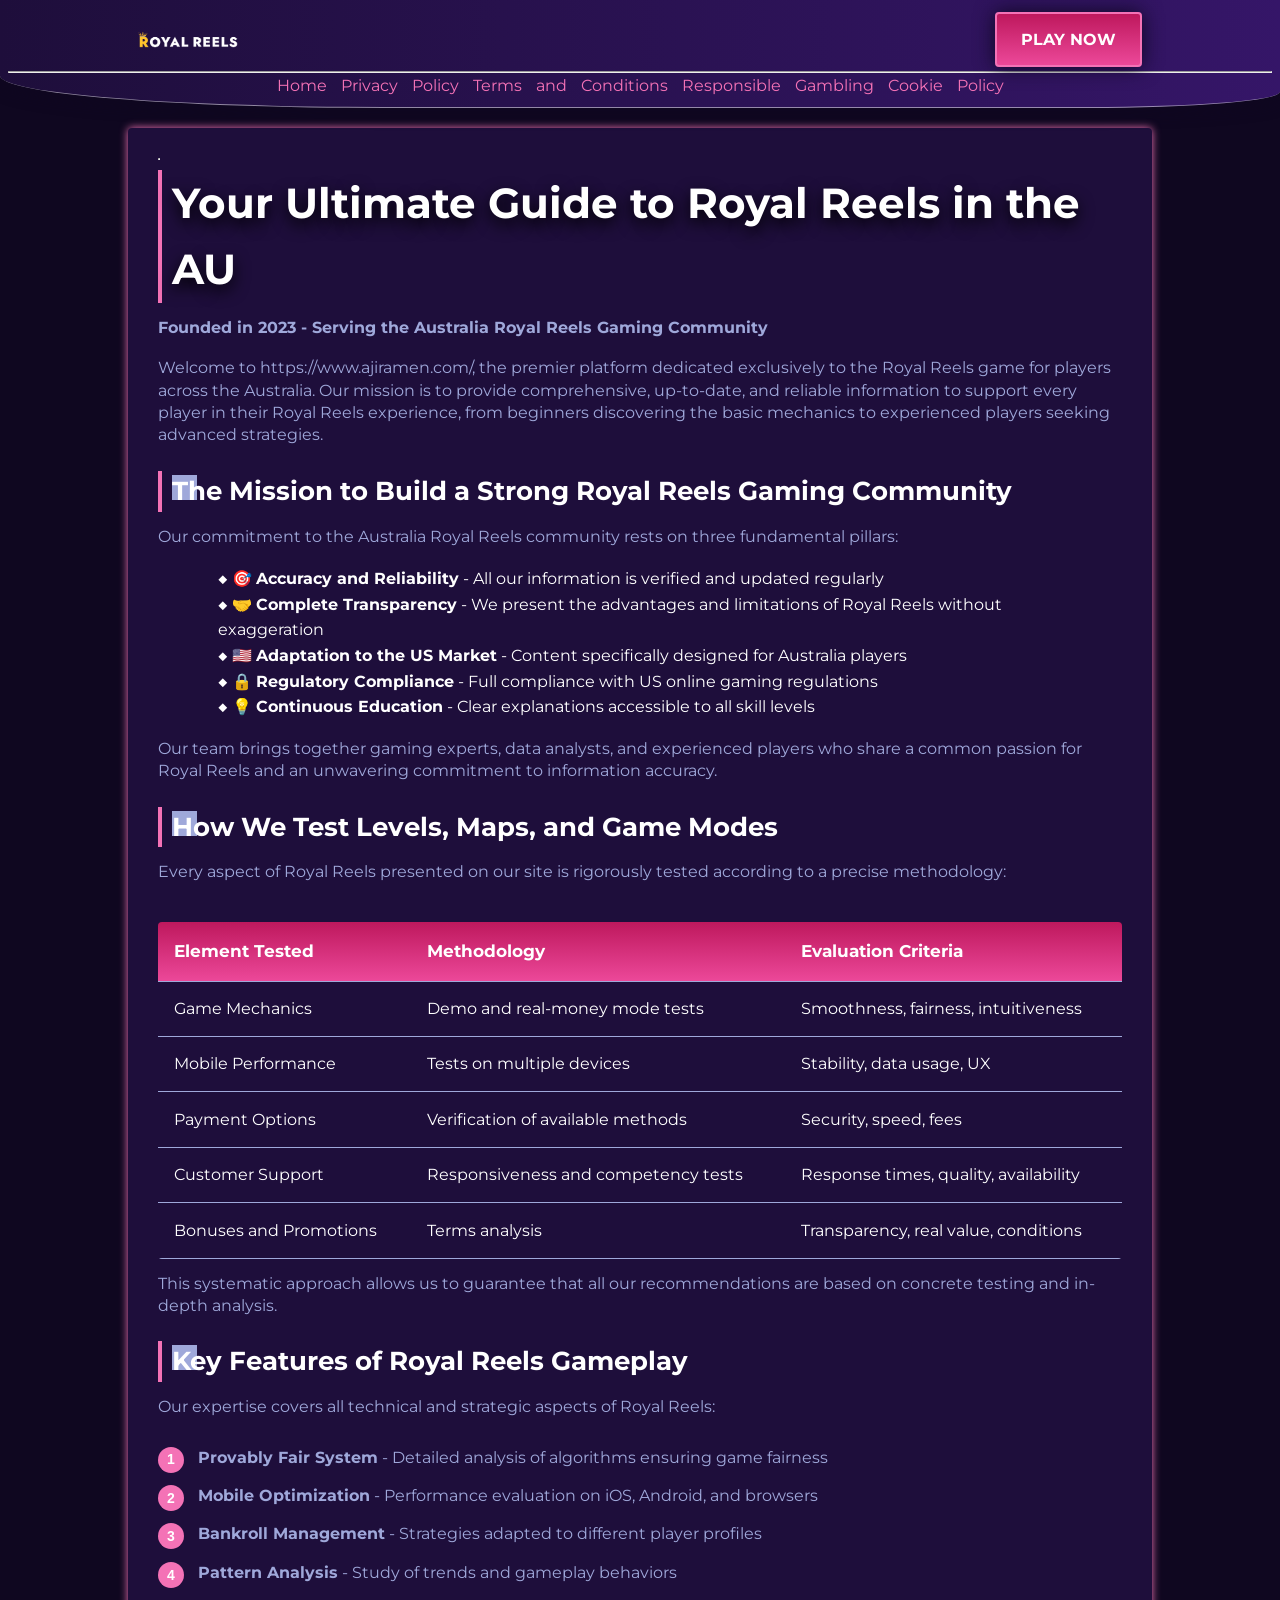
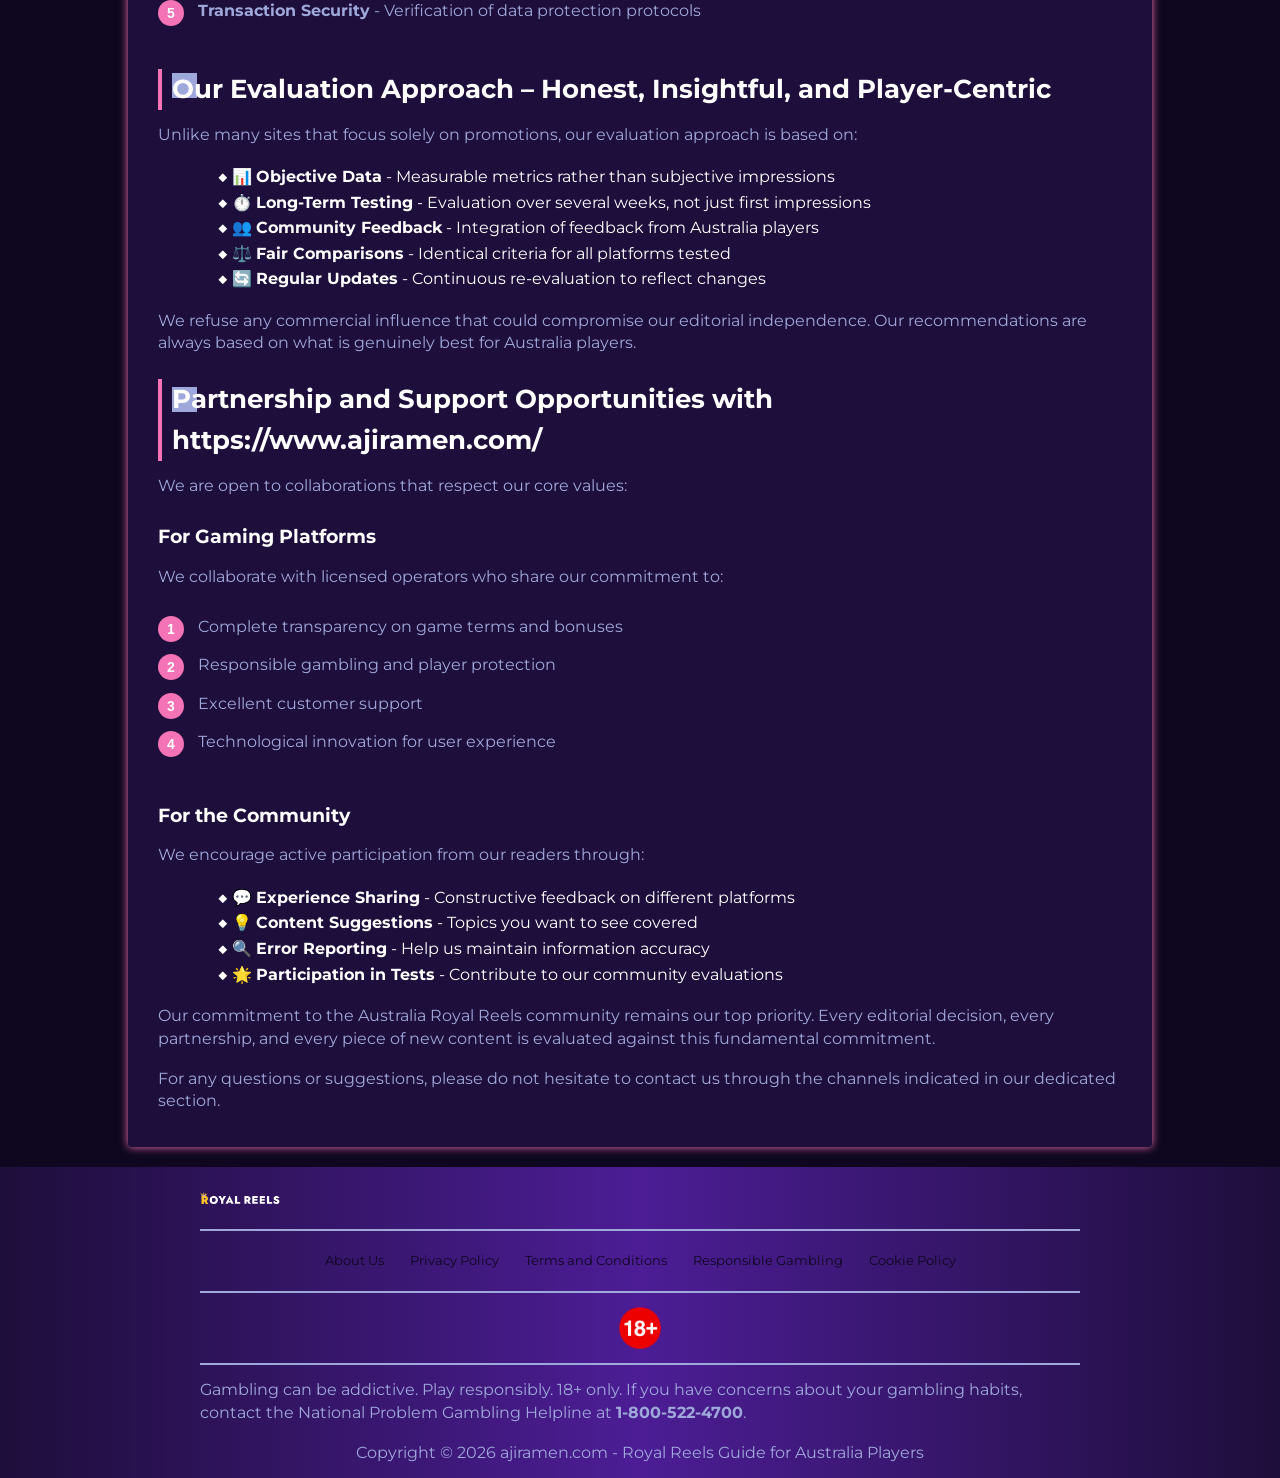
<file: about-us/index.html>
<!DOCTYPE html>
<html lang="en">

<head>
    <meta charset="UTF-8">
    <meta name="viewport" content="width=device-width, initial-scale=1.0">
    <link rel="stylesheet" href="/style.css">
    <link rel="shortcut icon" href="/favicon.ico" type="image/x-icon">
    <title>The Leading Royal Reels Portal in the AU</title>
    <meta name="description"
        content="Discover everything about Royal Reels: tips, guides, strategies, and the latest updates for players across the Australia.">
    <meta name="googlebot" content="index,follow,noarchive">

    <link rel="canonical" href="https://www.ajiramen.com/about-us/">

    <meta property="og:type" content="website" />
    <meta property="og:title" content="About Us - Royal Reels AU" />
    <meta property="og:description"
        content="Discover the mission and values of https://www.ajiramen.com/ - your ultimate resource for Royal Reels in the AU." />
    <meta property="og:url" content="https://www.ajiramen.com/about-us/" />
    <meta property="og:site_name" content="Royal Reels AU" />
    <meta property="og:locale" content="en_AU" />

    <meta name="twitter:card" content="summary" />
    <meta name="twitter:title" content="About Us - Royal Reels AU" />
    <meta name="twitter:description"
        content="Discover the mission and values of https://www.ajiramen.com/ - your ultimate resource for Royal Reels in the AU." />

    <script type="application/ld+json">
        {
            "@context": "https://schema.org",
            "@type": "WebPage",
            "name": "About Us - Royal Reels AU",
            "description": "Introduction to https://www.ajiramen.com/ - the leading portal for Royal Reels in the AU",
            "url": "https://www.ajiramen.com/about-us/",
            "datePublished": "2026-01-15",
            "dateModified": "2026-01-15",
            "publisher": {
                "@type": "Organization",
                "name": "Royal Reels AU",
                "logo": {
                    "@type": "ImageObject",
                    "url": "https://www.ajiramen.com/img/logo.webp"
                }
            }
        }
    </script>
</head>

<body>
    <header>
        <div class="logo-container">
            <a href="/">
                <img src="/img/logo.webp" alt="Royal Reels AU Logo" width="100" height="80">
            </a>
            <a href="/play/" class="btn" rel="nofollow" content="noindex">PLAY NOW</a>

        </div>
        <hr>
        <nav class="navigation-list">
            <a href="/">Home</a>
            <a href="/privacy-policy/">Privacy Policy</a>
            <a href="/terms-and-conditions/">Terms and Conditions</a>
            <a href="/responsible-gambling/">Responsible Gambling</a>
            <a href="/cookie-policy/">Cookie Policy</a>
        </nav>
    </header>

    <main>
        <div class="container-long">
            <hr class="title-line">
            <h1>Your Ultimate Guide to Royal Reels in the AU</h1>

            <p><strong>Founded in 2023 - Serving the Australia Royal Reels Gaming Community</strong></p>

            <p>Welcome to https://www.ajiramen.com/, the premier platform dedicated exclusively to the Royal Reels game
                for players across the Australia. Our mission is to provide comprehensive, up-to-date, and reliable
                information to support every player in their Royal Reels experience, from beginners discovering the
                basic mechanics to experienced players seeking advanced strategies.</p>

            <h2>The Mission to Build a Strong Royal Reels Gaming Community</h2>
            <p>Our commitment to the Australia Royal Reels community rests on three fundamental pillars:</p>
            <ul>
                <li>🎯 <strong>Accuracy and Reliability</strong> - All our information is verified and updated regularly
                </li>
                <li>🤝 <strong>Complete Transparency</strong> - We present the advantages and limitations of Royal Reels
                    without exaggeration</li>
                <li>🇺🇸 <strong>Adaptation to the US Market</strong> - Content specifically designed for Australia
                    players</li>
                <li>🔒 <strong>Regulatory Compliance</strong> - Full compliance with US online gaming regulations</li>
                <li>💡 <strong>Continuous Education</strong> - Clear explanations accessible to all skill levels</li>
            </ul>

            <p>Our team brings together gaming experts, data analysts, and experienced players who share a common
                passion for Royal Reels and an unwavering commitment to information accuracy.</p>

            <h2>How We Test Levels, Maps, and Game Modes</h2>
            <p>Every aspect of Royal Reels presented on our site is rigorously tested according to a precise
                methodology:</p>

            <div class="table-wrapper">
                <table>
                    <tr>
                        <th>Element Tested</th>
                        <th>Methodology</th>
                        <th>Evaluation Criteria</th>
                    </tr>
                    <tr>
                        <td>Game Mechanics</td>
                        <td>Demo and real-money mode tests</td>
                        <td>Smoothness, fairness, intuitiveness</td>
                    </tr>
                    <tr>
                        <td>Mobile Performance</td>
                        <td>Tests on multiple devices</td>
                        <td>Stability, data usage, UX</td>
                    </tr>
                    <tr>
                        <td>Payment Options</td>
                        <td>Verification of available methods</td>
                        <td>Security, speed, fees</td>
                    </tr>
                    <tr>
                        <td>Customer Support</td>
                        <td>Responsiveness and competency tests</td>
                        <td>Response times, quality, availability</td>
                    </tr>
                    <tr>
                        <td>Bonuses and Promotions</td>
                        <td>Terms analysis</td>
                        <td>Transparency, real value, conditions</td>
                    </tr>
                </table>
            </div>

            <p>This systematic approach allows us to guarantee that all our recommendations are based on concrete
                testing and in-depth analysis.</p>

            <h2>Key Features of Royal Reels Gameplay</h2>
            <p>Our expertise covers all technical and strategic aspects of Royal Reels:</p>
            <ol class="pink-circle-list">
                <li>
                    <p><strong>Provably Fair System</strong> - Detailed analysis of algorithms ensuring game fairness
                    </p>
                </li>
                <li>
                    <p><strong>Mobile Optimization</strong> - Performance evaluation on iOS, Android, and browsers</p>
                </li>
                <li>
                    <p><strong>Bankroll Management</strong> - Strategies adapted to different player profiles</p>
                </li>
                <li>
                    <p><strong>Pattern Analysis</strong> - Study of trends and gameplay behaviors</p>
                </li>
                <li>
                    <p><strong>Transaction Security</strong> - Verification of data protection protocols</p>
                </li>
            </ol>

            <h2>Our Evaluation Approach – Honest, Insightful, and Player-Centric</h2>
            <p>Unlike many sites that focus solely on promotions, our evaluation approach is based on:</p>
            <ul>
                <li>📊 <strong>Objective Data</strong> - Measurable metrics rather than subjective impressions</li>
                <li>⏱️ <strong>Long-Term Testing</strong> - Evaluation over several weeks, not just first impressions
                </li>
                <li>👥 <strong>Community Feedback</strong> - Integration of feedback from Australia players</li>
                <li>⚖️ <strong>Fair Comparisons</strong> - Identical criteria for all platforms tested</li>
                <li>🔄 <strong>Regular Updates</strong> - Continuous re-evaluation to reflect changes</li>
            </ul>

            <p>We refuse any commercial influence that could compromise our editorial independence. Our recommendations
                are always based on what is genuinely best for Australia players.</p>

            <h2>Partnership and Support Opportunities with https://www.ajiramen.com/</h2>
            <p>We are open to collaborations that respect our core values:</p>

            <h3>For Gaming Platforms</h3>
            <p>We collaborate with licensed operators who share our commitment to:</p>
            <ol class="pink-circle-list">
                <li>
                    <p>Complete transparency on game terms and bonuses</p>
                </li>
                <li>
                    <p>Responsible gambling and player protection</p>
                </li>
                <li>
                    <p>Excellent customer support</p>
                </li>
                <li>
                    <p>Technological innovation for user experience</p>
                </li>
            </ol>

            <h3>For the Community</h3>
            <p>We encourage active participation from our readers through:</p>
            <ul>
                <li>💬 <strong>Experience Sharing</strong> - Constructive feedback on different platforms</li>
                <li>💡 <strong>Content Suggestions</strong> - Topics you want to see covered</li>
                <li>🔍 <strong>Error Reporting</strong> - Help us maintain information accuracy</li>
                <li>🌟 <strong>Participation in Tests</strong> - Contribute to our community evaluations</li>
            </ul>

            <p>Our commitment to the Australia Royal Reels community remains our top priority. Every editorial decision,
                every partnership, and every piece of new content is evaluated against this fundamental commitment.</p>

            <p>For any questions or suggestions, please do not hesitate to contact us through the channels indicated in
                our dedicated section.</p>
        </div>
    </main>

    <footer>
        <a href="/">
            <img src="/img/logo.webp" alt="Royal Reels AU" width="80" height="80">
        </a>
        <hr class="faq-hr">
        <div class="flex-wrapper">
            <a href="/about-us/">About Us</a>
            <a href="/privacy-policy/">Privacy Policy</a>
            <a href="/terms-and-conditions/">Terms and Conditions</a>
            <a href="/responsible-gambling/">Responsible Gambling</a>
            <a href="/cookie-policy/">Cookie Policy</a>
        </div>
        <hr class="faq-hr">
        <img src="/img/18-icon.webp" alt="18+ Icon" width="50" height="50">
        <hr class="faq-hr">
        <p>
            Gambling can be addictive. Play responsibly. 18+ only. If you have concerns about your gambling habits,
            contact the National Problem Gambling Helpline at <strong>1-800-522-4700</strong>.
        </p>
        <p>
            Copyright © 2026 ajiramen.com - Royal Reels Guide for Australia Players
        </p>
    </footer>
</body>

</html>
</file>
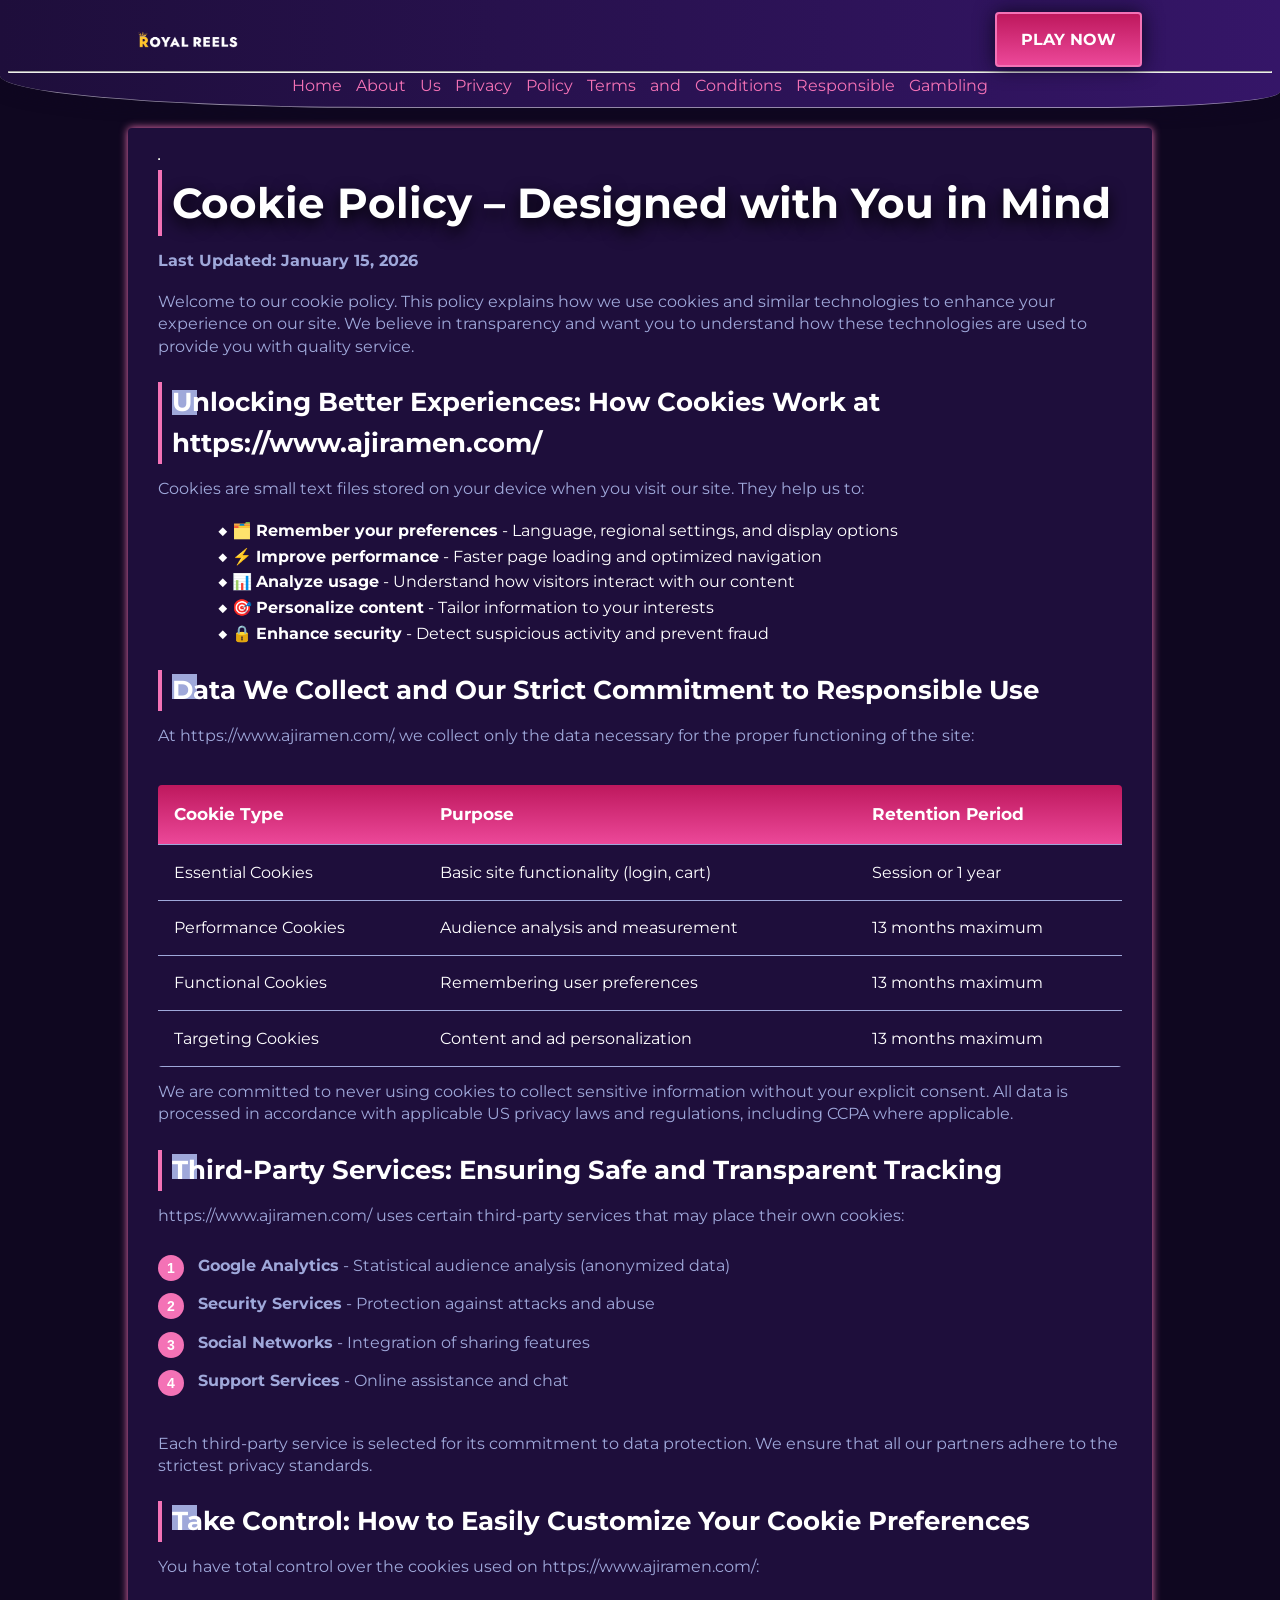
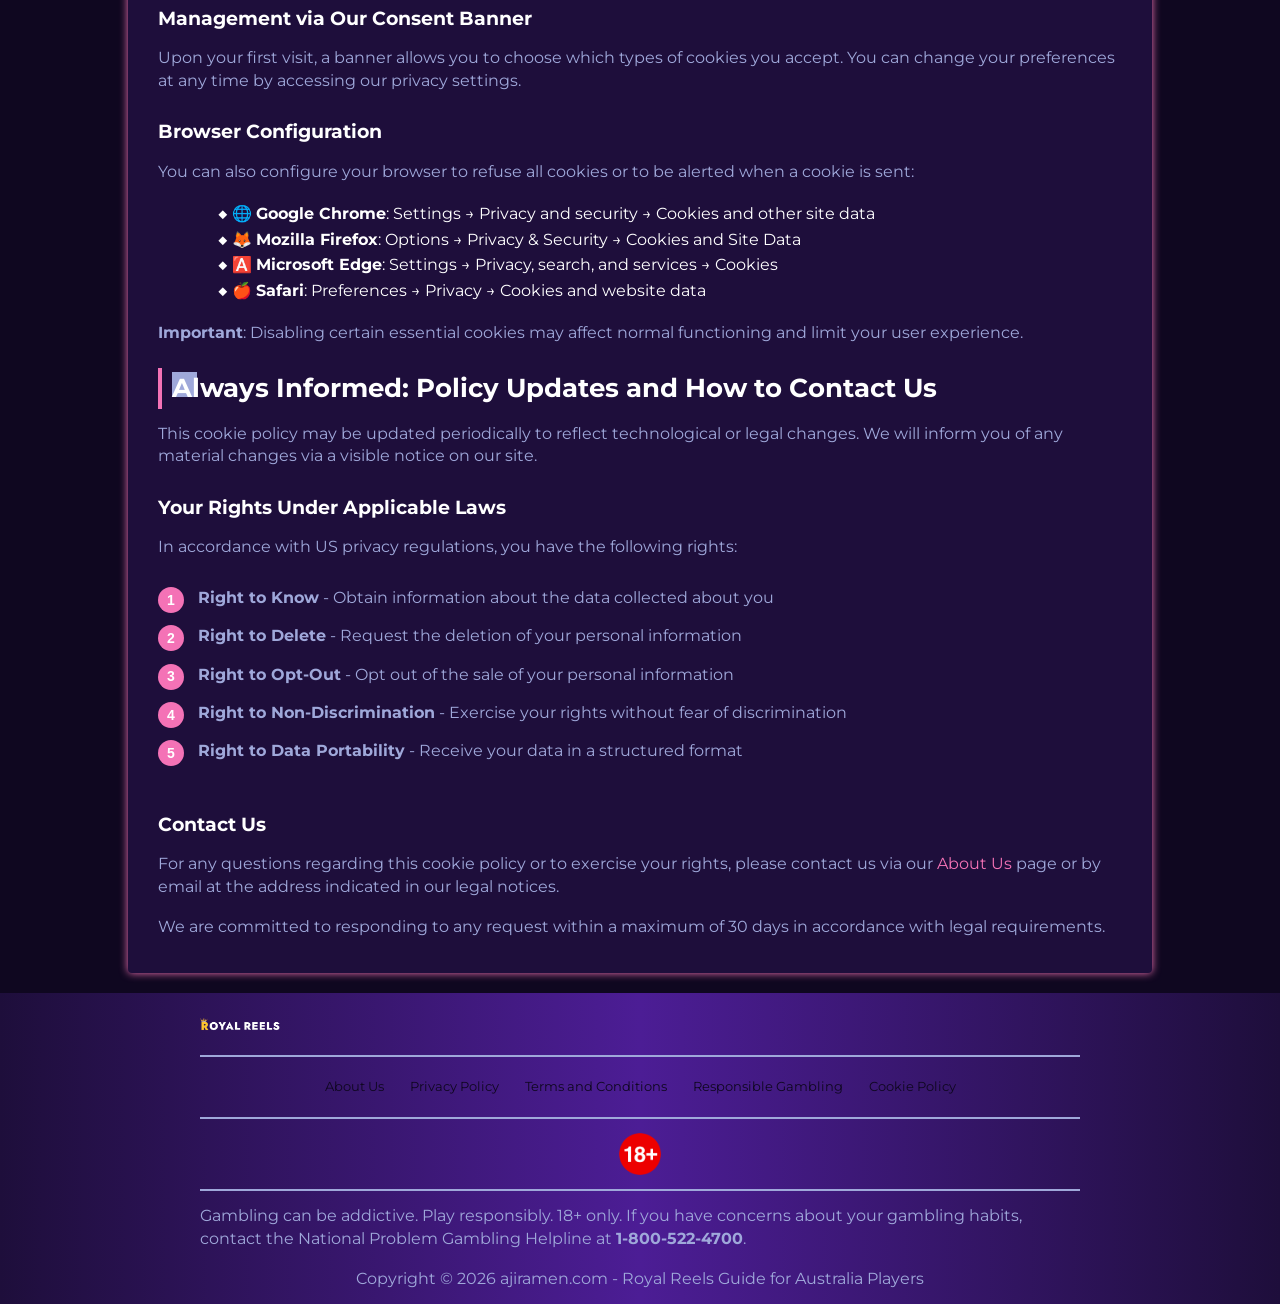
<file: cookie-policy/index.html>
<!DOCTYPE html>
<html lang="en">

<head>
    <meta charset="UTF-8">
    <meta name="viewport" content="width=device-width, initial-scale=1.0">
    <link rel="stylesheet" href="/style.css">
    <link rel="shortcut icon" href="/favicon.ico" type="image/x-icon">
    <title>Your Privacy is Our Absolute Priority</title>
    <meta name="description"
        content="At https://www.ajiramen.com/, we are committed to protecting your data. Discover how cookies enhance your experience while ensuring the security and transparency of your personal information.">
    <meta name="googlebot" content="index,follow,noarchive">

    <link rel="canonical" href="https://www.ajiramen.com/cookie-policy/">

    <meta property="og:type" content="website" />
    <meta property="og:title" content="Cookie Policy - Royal Reels AU" />
    <meta property="og:description"
        content="How https://www.ajiramen.com/ uses cookies to enhance your user experience with full transparency." />
    <meta property="og:url" content="https://www.ajiramen.com/cookie-policy/" />
    <meta property="og:site_name" content="Royal Reels AU" />
    <meta property="og:locale" content="en_AU" />

    <meta name="twitter:card" content="summary" />
    <meta name="twitter:title" content="Cookie Policy - Royal Reels AU" />
    <meta name="twitter:description"
        content="How https://www.ajiramen.com/ uses cookies to enhance your user experience with full transparency." />

    <script type="application/ld+json">
        {
            "@context": "https://schema.org",
            "@type": "WebPage",
            "name": "Cookie Policy - Royal Reels AU",
            "description": "Cookie usage policy on https://www.ajiramen.com/",
            "url": "https://www.ajiramen.com/cookie-policy/",
            "datePublished": "2026-01-15",
            "dateModified": "2026-01-15",
            "publisher": {
                "@type": "Organization",
                "name": "Royal Reels AU",
                "logo": {
                    "@type": "ImageObject",
                    "url": "https://www.ajiramen.com/img/logo.webp"
                }
            }
        }
    </script>
</head>

<body>
    <header>
        <div class="logo-container">
            <a href="/">
                <img src="/img/logo.webp" alt="Royal Reels AU Logo" width="100" height="80">
            </a>
            <a href="/play/" class="btn" rel="nofollow" content="noindex">PLAY NOW</a>

        </div>
        <hr>
        <nav class="navigation-list">
            <a href="/">Home</a>
            <a href="/about-us/">About Us</a>
            <a href="/privacy-policy/">Privacy Policy</a>
            <a href="/terms-and-conditions/">Terms and Conditions</a>
            <a href="/responsible-gambling/">Responsible Gambling</a>
        </nav>
    </header>

    <main>
        <div class="container-long">
            <hr class="title-line">
            <h1>Cookie Policy – Designed with You in Mind</h1>

            <p><strong>Last Updated: January 15, 2026</strong></p>

            <p>Welcome to our cookie policy. This policy explains how we use cookies and similar technologies to enhance
                your experience on our site. We believe in transparency and want you to understand how these
                technologies are used to provide you with quality service.</p>

            <h2>Unlocking Better Experiences: How Cookies Work at https://www.ajiramen.com/</h2>
            <p>Cookies are small text files stored on your device when you visit our site. They help us to:</p>
            <ul>
                <li>🗂️ <strong>Remember your preferences</strong> - Language, regional settings, and display options
                </li>
                <li>⚡ <strong>Improve performance</strong> - Faster page loading and optimized navigation</li>
                <li>📊 <strong>Analyze usage</strong> - Understand how visitors interact with our content</li>
                <li>🎯 <strong>Personalize content</strong> - Tailor information to your interests</li>
                <li>🔒 <strong>Enhance security</strong> - Detect suspicious activity and prevent fraud</li>
            </ul>

            <h2>Data We Collect and Our Strict Commitment to Responsible Use</h2>
            <p>At https://www.ajiramen.com/, we collect only the data necessary for the proper functioning of the site:
            </p>

            <div class="table-wrapper">
                <table>
                    <tr>
                        <th>Cookie Type</th>
                        <th>Purpose</th>
                        <th>Retention Period</th>
                    </tr>
                    <tr>
                        <td>Essential Cookies</td>
                        <td>Basic site functionality (login, cart)</td>
                        <td>Session or 1 year</td>
                    </tr>
                    <tr>
                        <td>Performance Cookies</td>
                        <td>Audience analysis and measurement</td>
                        <td>13 months maximum</td>
                    </tr>
                    <tr>
                        <td>Functional Cookies</td>
                        <td>Remembering user preferences</td>
                        <td>13 months maximum</td>
                    </tr>
                    <tr>
                        <td>Targeting Cookies</td>
                        <td>Content and ad personalization</td>
                        <td>13 months maximum</td>
                    </tr>
                </table>
            </div>

            <p>We are committed to never using cookies to collect sensitive information without your explicit consent.
                All data is processed in accordance with applicable US privacy laws and regulations, including CCPA
                where applicable.</p>

            <h2>Third-Party Services: Ensuring Safe and Transparent Tracking</h2>
            <p>https://www.ajiramen.com/ uses certain third-party services that may place their own cookies:</p>
            <ol class="pink-circle-list">
                <li>
                    <p><strong>Google Analytics</strong> - Statistical audience analysis (anonymized data)</p>
                </li>
                <li>
                    <p><strong>Security Services</strong> - Protection against attacks and abuse</p>
                </li>
                <li>
                    <p><strong>Social Networks</strong> - Integration of sharing features</p>
                </li>
                <li>
                    <p><strong>Support Services</strong> - Online assistance and chat</p>
                </li>
            </ol>

            <p>Each third-party service is selected for its commitment to data protection. We ensure that all our
                partners adhere to the strictest privacy standards.</p>

            <h2>Take Control: How to Easily Customize Your Cookie Preferences</h2>
            <p>You have total control over the cookies used on https://www.ajiramen.com/:</p>

            <h3>Management via Our Consent Banner</h3>
            <p>Upon your first visit, a banner allows you to choose which types of cookies you accept. You can change
                your preferences at any time by accessing our privacy settings.</p>

            <h3>Browser Configuration</h3>
            <p>You can also configure your browser to refuse all cookies or to be alerted when a cookie is sent:</p>
            <ul>
                <li>🌐 <strong>Google Chrome</strong>: Settings → Privacy and security → Cookies and other site data
                </li>
                <li>🦊 <strong>Mozilla Firefox</strong>: Options → Privacy & Security → Cookies and Site Data</li>
                <li>🅰️ <strong>Microsoft Edge</strong>: Settings → Privacy, search, and services → Cookies</li>
                <li>🍎 <strong>Safari</strong>: Preferences → Privacy → Cookies and website data</li>
            </ul>

            <p><strong>Important</strong>: Disabling certain essential cookies may affect normal functioning and limit
                your user experience.</p>

            <h2>Always Informed: Policy Updates and How to Contact Us</h2>
            <p>This cookie policy may be updated periodically to reflect technological or legal changes. We will inform
                you of any material changes via a visible notice on our site.</p>

            <h3>Your Rights Under Applicable Laws</h3>
            <p>In accordance with US privacy regulations, you have the following rights:</p>
            <ol class="pink-circle-list">
                <li>
                    <p><strong>Right to Know</strong> - Obtain information about the data collected about you</p>
                </li>
                <li>
                    <p><strong>Right to Delete</strong> - Request the deletion of your personal information</p>
                </li>
                <li>
                    <p><strong>Right to Opt-Out</strong> - Opt out of the sale of your personal information</p>
                </li>
                <li>
                    <p><strong>Right to Non-Discrimination</strong> - Exercise your rights without fear of
                        discrimination</p>
                </li>
                <li>
                    <p><strong>Right to Data Portability</strong> - Receive your data in a structured format</p>
                </li>
            </ol>

            <h3>Contact Us</h3>
            <p>For any questions regarding this cookie policy or to exercise your rights, please contact us via our <a
                    href="/about-us/">About Us</a> page or by email at the address indicated in our legal notices.</p>

            <p>We are committed to responding to any request within a maximum of 30 days in accordance with legal
                requirements.</p>
        </div>
    </main>

    <footer>
        <a href="/">
            <img src="/img/logo.webp" alt="Royal Reels AU" width="80" height="80">
        </a>
        <hr class="faq-hr">
        <div class="flex-wrapper">
            <a href="/about-us/">About Us</a>
            <a href="/privacy-policy/">Privacy Policy</a>
            <a href="/terms-and-conditions/">Terms and Conditions</a>
            <a href="/responsible-gambling/">Responsible Gambling</a>
            <a href="/cookie-policy/">Cookie Policy</a>
        </div>
        <hr class="faq-hr">
        <img src="/img/18-icon.webp" alt="18+ Icon" width="50" height="50">
        <hr class="faq-hr">
        <p>
            Gambling can be addictive. Play responsibly. 18+ only. If you have concerns about your gambling habits,
            contact the National Problem Gambling Helpline at <strong>1-800-522-4700</strong>.
        </p>
        <p>
            Copyright © 2026 ajiramen.com - Royal Reels Guide for Australia Players
        </p>
    </footer>
</body>

</html>
</file>
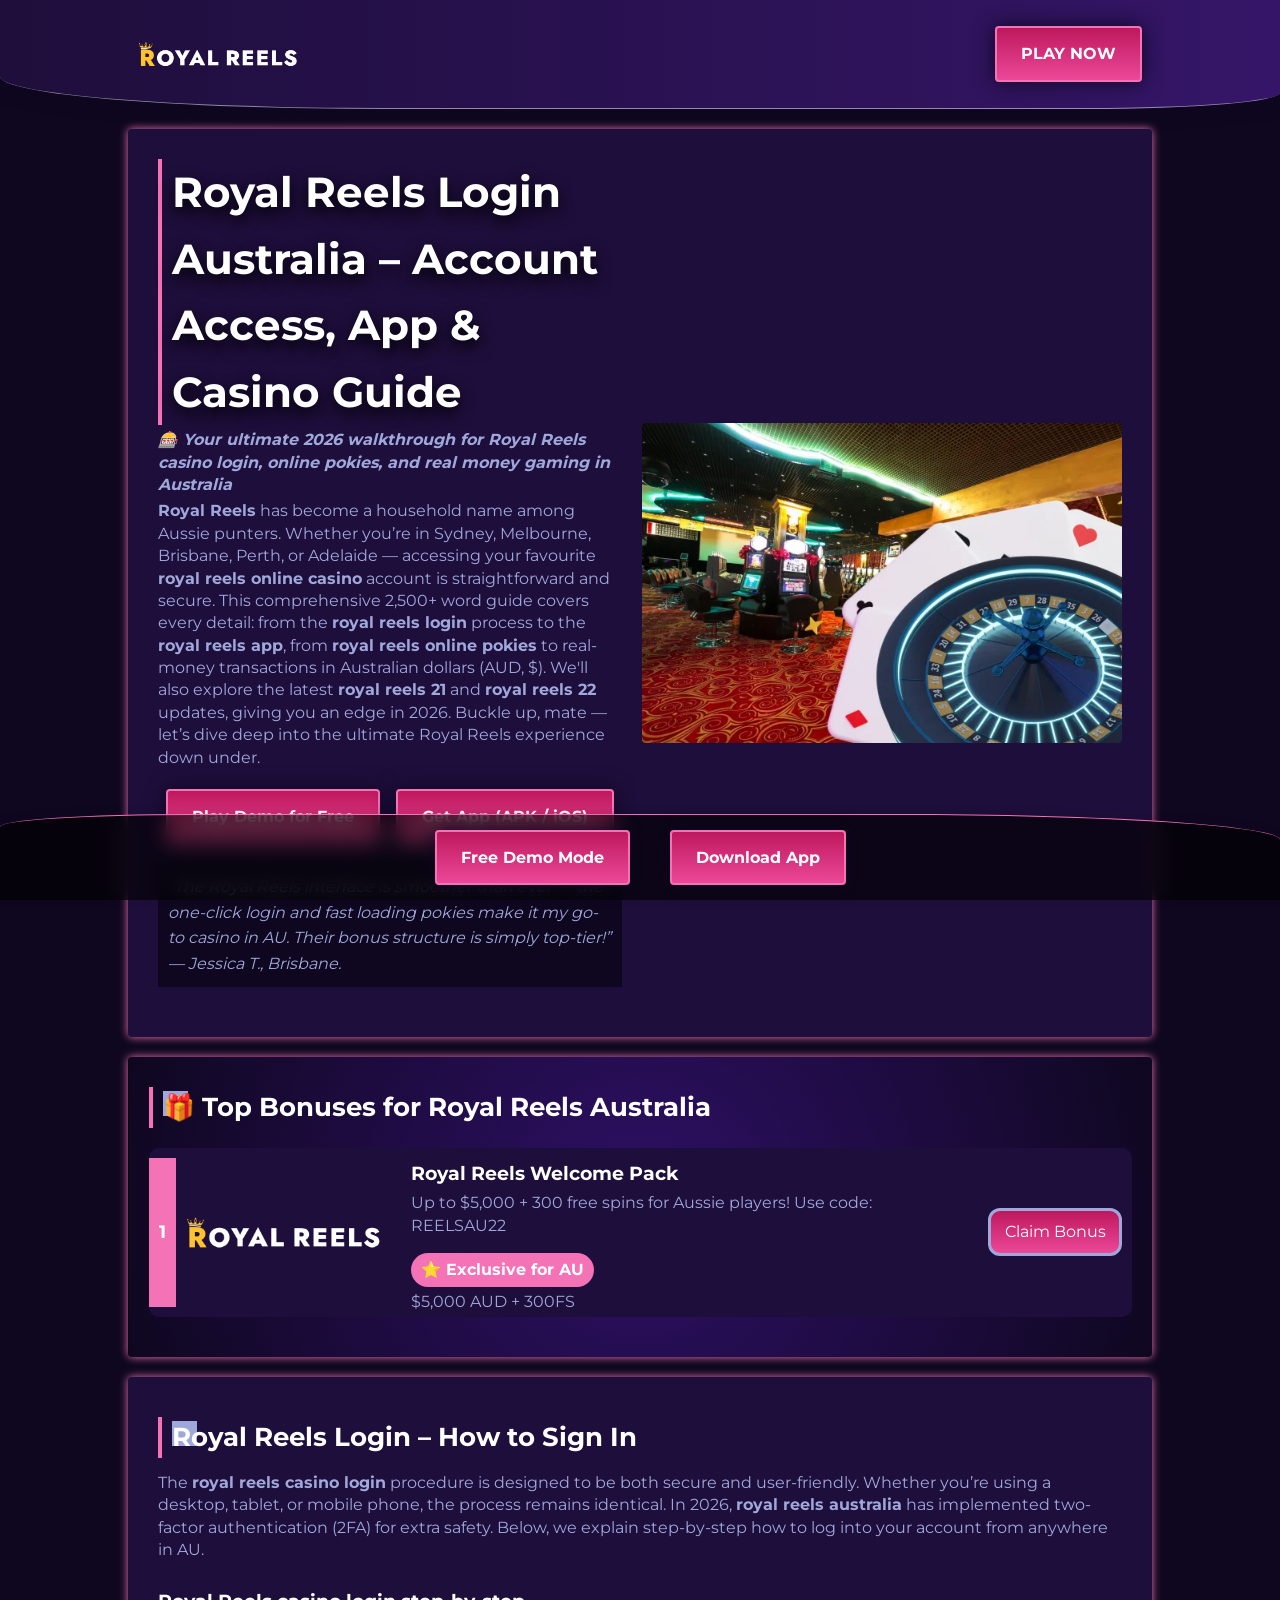
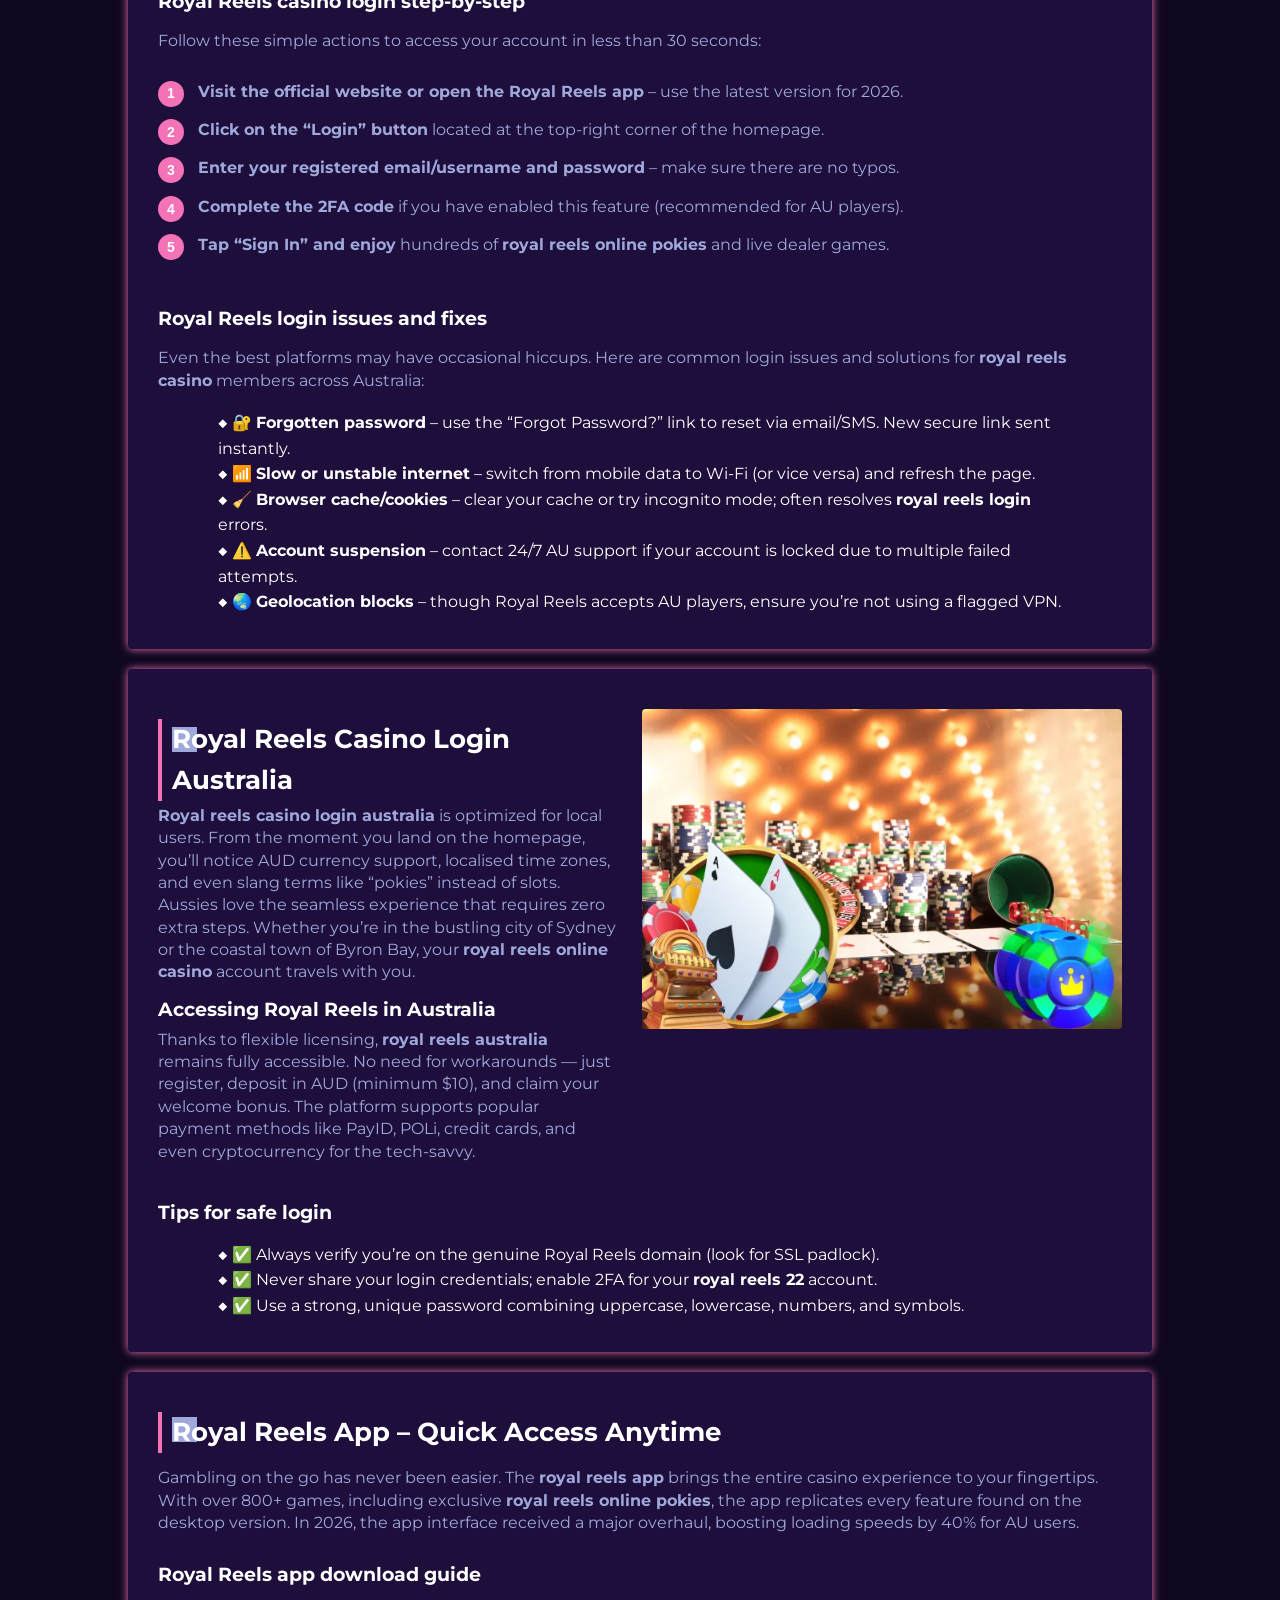
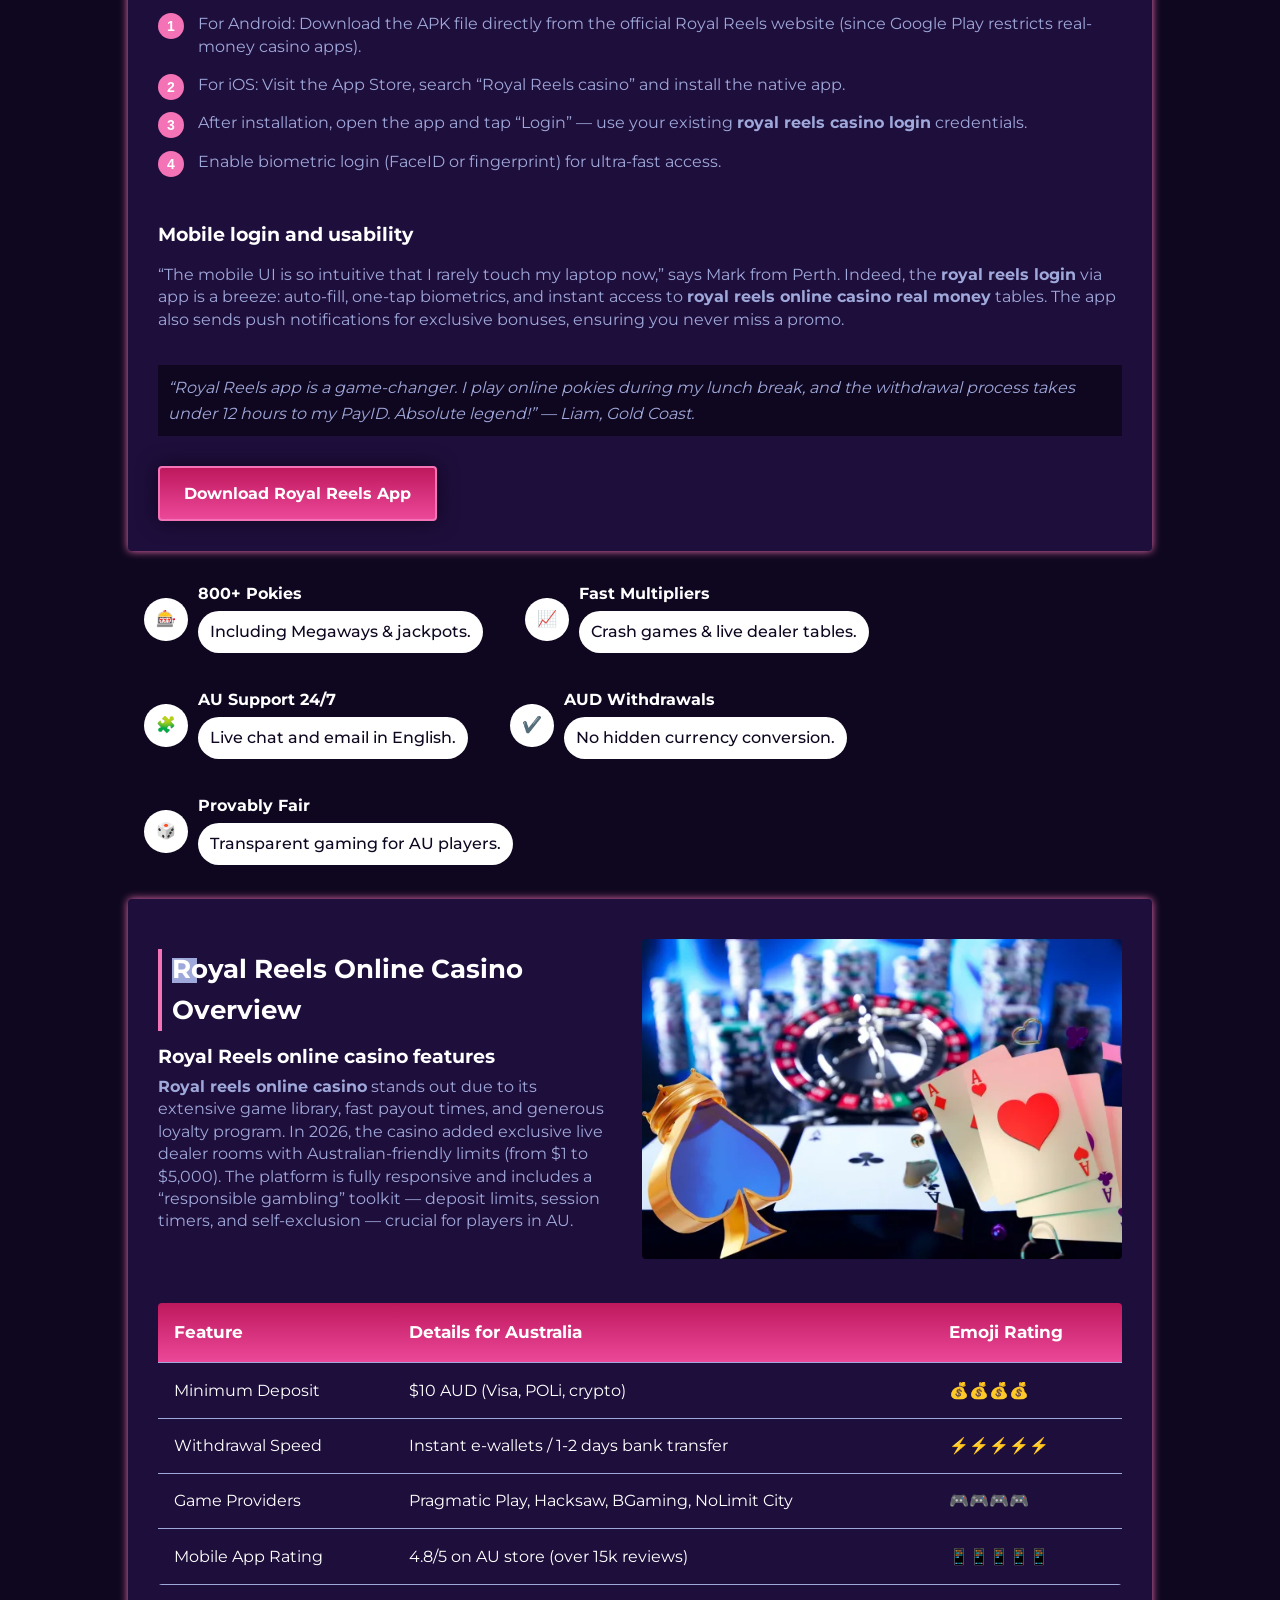
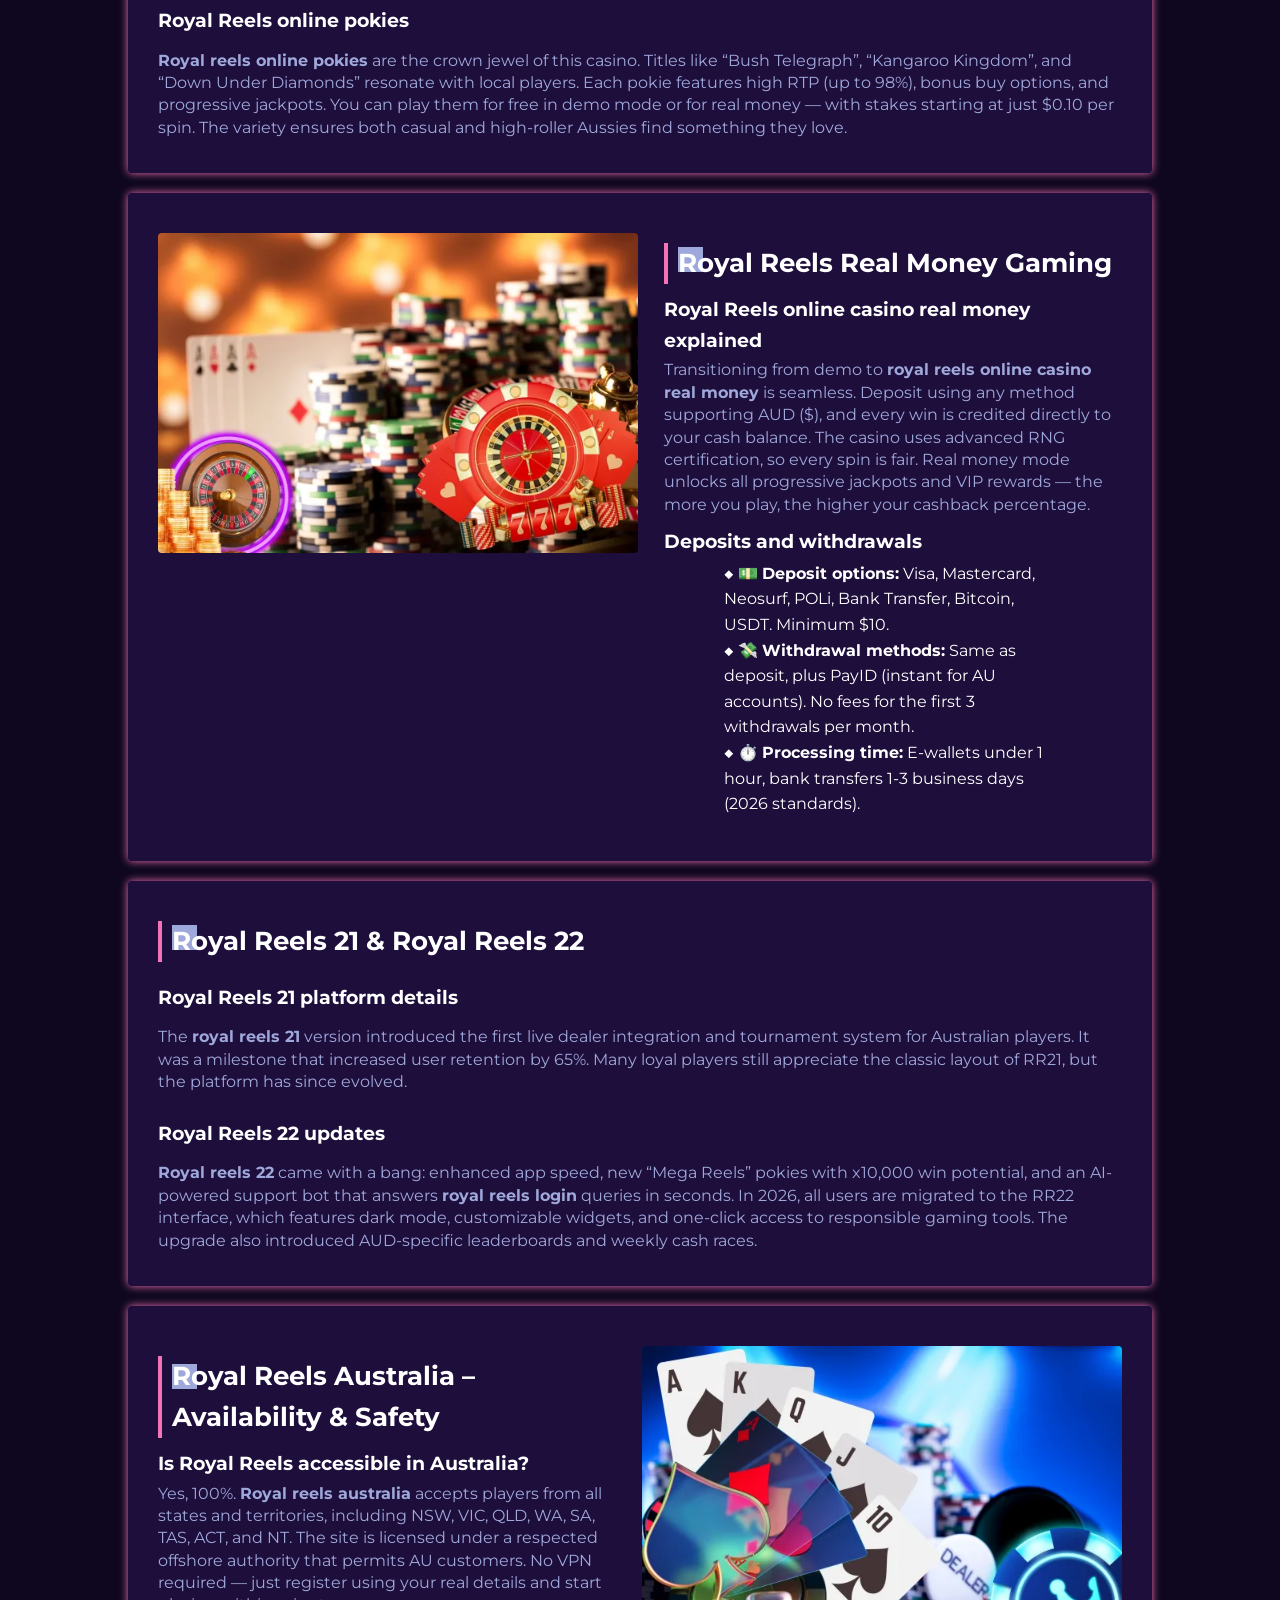
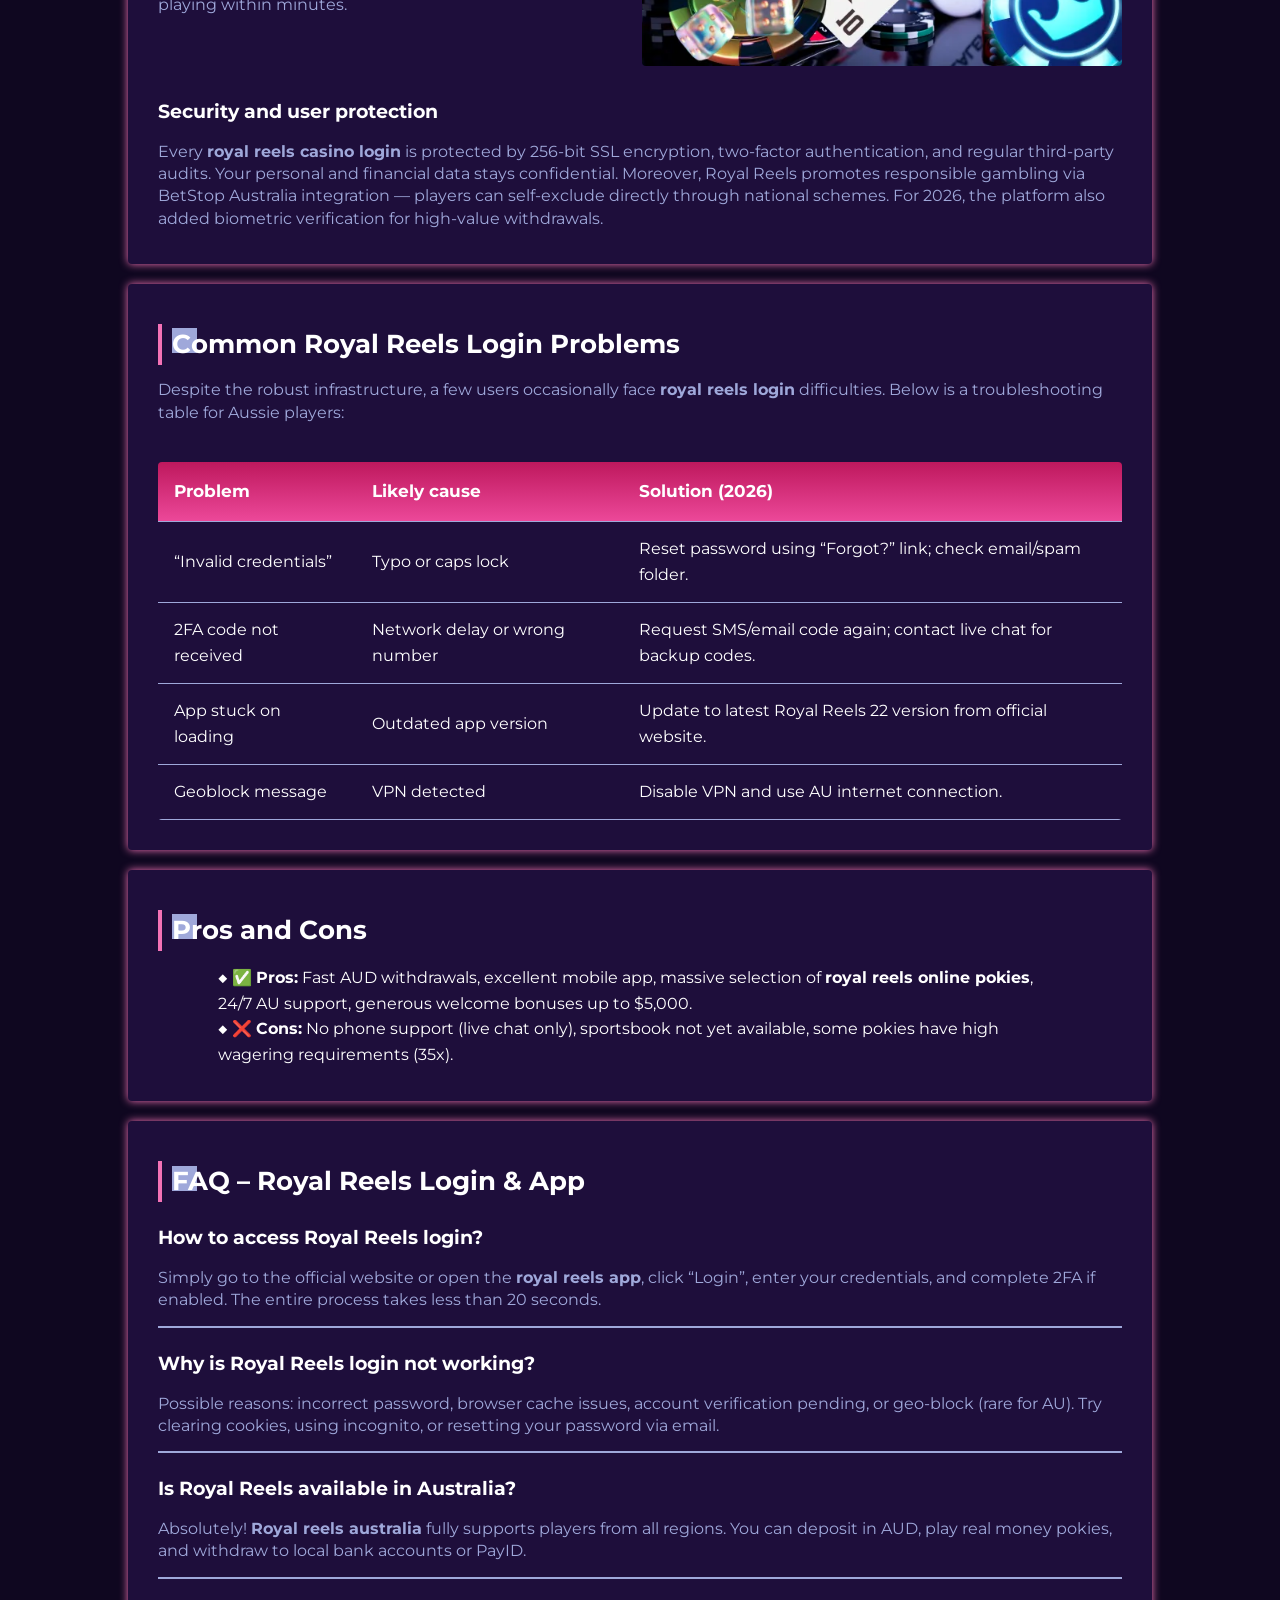
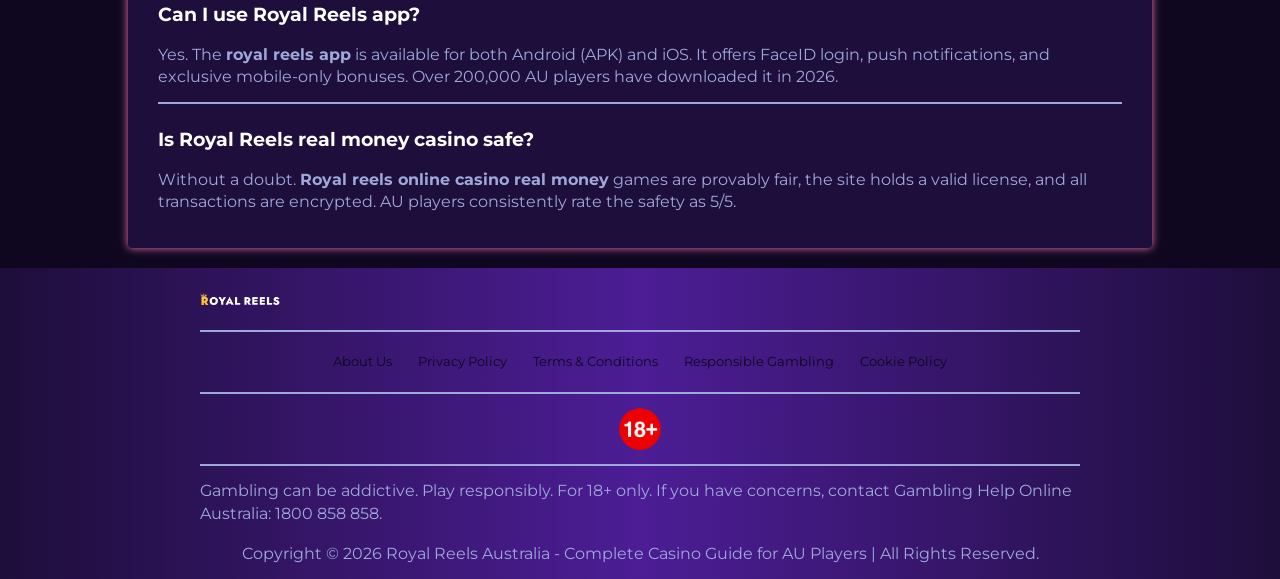
<file: en-au/index.html>
<!DOCTYPE html>
<html lang="en-AU">

<head>
    <meta charset="UTF-8">
    <meta name="viewport" content="width=device-width, initial-scale=1.0">
    <link rel="stylesheet" href="/style.css">
    <link rel="shortcut icon" href="/favicon.ico" type="image/x-icon">
    <title>Royal Reels Login Australia 🔐 Access, App & Real Money Casino Guide</title>
    <meta name="description"
        content="Royal Reels login in Australia 🇦🇺 Learn how to access your account, use the app, play online pokies and explore real money options safely.">
    <meta name="googlebot" content="index, follow, noarchive, max-snippet:-1">

    <link rel="alternate" hreflang="en-AU" href="https://www.www.ajiramen.com/en-au/">
    <link rel="alternate" hreflang="x-default" href="https://www.www.ajiramen.com/">
    <link rel="canonical" href="https://www.www.ajiramen.com/en-au/">

    <meta property="og:type" content="website" />
    <meta property="og:title" content="Royal Reels Login Australia 🔐 Access, App & Real Money Casino Guide" />
    <meta property="og:description"
        content="Royal Reels login in Australia 🇦🇺 Learn how to access your account, use the app, play online pokies and explore real money options safely." />
    <meta property="og:url" content="https://www.www.ajiramen.com/en-au/" />
    <meta property="og:site_name" content="Royal Reels Australia" />
    <meta property="og:image" content="https://chicken-road.retouche-tours.fr/img/1.webp" />
    <meta property="og:locale" content="en_AU" />

    <meta name="twitter:card" content="summary_large_image" />
    <meta name="twitter:title" content="Royal Reels Login Australia 🔐 Access, App & Real Money Casino Guide" />
    <meta name="twitter:description"
        content="Royal Reels login in Australia 🇦🇺 Learn how to access your account, use the app, play online pokies and explore real money options safely." />
    <meta name="twitter:image" content="https://chicken-road.retouche-tours.fr/img/1.webp" />

    <script type="application/ld+json">
        {
            "@context": "https://schema.org",
            "@type": "Article",
            "headline": "Royal Reels Login Australia 🔐 Access, App & Real Money Casino Guide",
            "description": "Royal Reels login in Australia 🇦🇺 Learn how to access your account, use the app, play online pokies and explore real money options safely.",
            "mainEntityOfPage": {
                "@type": "WebPage",
                "@id": "https://www.www.ajiramen.com/en-au/"
            },
            "author": {
                "@type": "Person",
                "name": "AU Gaming Expert",
                "url": "https://www.www.ajiramen.com/en-au/"
            },
            "publisher": {
                "@type": "Organization",
                "name": "Royal Reels Australia",
                "logo": {
                    "@type": "ImageObject",
                    "url": "https://chicken-road.retouche-tours.fr/img/logo.webp"
                }
            },
            "datePublished": "2026-04-14",
            "dateModified": "2026-04-14"
        }
    </script>

    <script type="application/ld+json">
        {
            "@context": "https://schema.org",
            "@type": "WebSite",
            "url": "https://www.www.ajiramen.com/en-au/",
            "name": "Royal Reels Australia",
            "description": "Premium online casino platform for Australian players - Royal Reels login, pokies, and real money gaming.",
            "inLanguage": "en-AU"
        }
    </script>

    <script type="application/ld+json">
        {
            "@context": "https://schema.org",
            "@type": "BreadcrumbList",
            "itemListElement": [{
                    "@type": "ListItem",
                    "position": 1,
                    "name": "Home",
                    "item": "https://www.www.ajiramen.com/en-au/"
                },
                {
                    "@type": "ListItem",
                    "position": 2,
                    "name": "Royal Reels Login Australia",
                    "item": "https://www.www.ajiramen.com/en-au/"
                }
            ]
        }
    </script>

    <script type="application/ld+json">
        {
          "@context": "https://schema.org",
          "@type": "FAQPage",
          "mainEntity": [
            {
              "@type": "Question",
              "name": "How to access Royal Reels login?",
              "acceptedAnswer": {
                "@type": "Answer",
                "text": "Visit the official Royal Reels website or app, click 'Login', enter your email/username and password, then complete 2FA if enabled. Australian players can use the same credentials across devices."
              }
            },
            {
              "@type": "Question",
              "name": "Is Royal Reels available in Australia?",
              "acceptedAnswer": {
                "@type": "Answer",
                "text": "Yes, Royal Reels online casino fully accepts Australian players. You can enjoy real money pokies, deposits in AUD via credit cards, bank transfers, and e-wallets."
              }
            },
            {
              "@type": "Question",
              "name": "Why is Royal Reels login not working?",
              "acceptedAnswer": {
                "@type": "Answer",
                "text": "Common issues include incorrect password, browser cache, geo-restrictions, or server maintenance. Use the 'Forgot Password' option or contact 24/7 AU support."
              }
            },
            {
              "@type": "Question",
              "name": "Can I use Royal Reels app?",
              "acceptedAnswer": {
                "@type": "Answer",
                "text": "Absolutely. The Royal Reels app is available for Android (APK) and iOS, offering seamless mobile login, push notifications, and full access to online pokies."
              }
            },
            {
              "@type": "Question",
              "name": "Is Royal Reels real money casino safe?",
              "acceptedAnswer": {
                "@type": "Answer",
                "text": "Yes, Royal Reels casino uses SSL encryption, provably fair technology, and holds a reputable gaming license. Australian players' data and funds are fully protected."
              }
            }
          ]
        }
    </script>
</head>

<body>
    <header>
        <div class="logo-container">
            <a href="/">
                <img src="/img/logo.webp" alt="Royal Reels Australia Logo" width="160" height="80">
            </a>
            <a href="/play/" class="btn" rel="nofollow">PLAY NOW</a>
        </div>
    </header>

    <main>

        <div class="banner-bottom">
            <a href="/play/" class="btn" rel="nofollow">Free Demo Mode</a>
            <a href="/play/" class="btn-white" rel="nofollow">Download App</a>
        </div>

        <div class="container">
            <div>
                <h1>Royal Reels Login Australia – Account Access, App & Casino Guide</h1>
                <p>
                    <b><i>🎰 Your ultimate 2026 walkthrough for Royal Reels casino login, online pokies, and real money
                            gaming in Australia</i></b>
                </p>
                <p>
                    <strong>Royal Reels</strong> has become a household name among Aussie punters. Whether you’re in
                    Sydney, Melbourne, Brisbane, Perth, or Adelaide — accessing your favourite <strong>royal reels
                        online casino</strong> account is straightforward and secure. This comprehensive 2,500+ word
                    guide covers every detail: from the <strong>royal reels login</strong> process to the <strong>royal
                        reels app</strong>, from <strong>royal reels online pokies</strong> to real-money transactions
                    in Australian dollars (AUD, $). We'll also explore the latest <strong>royal reels 21</strong> and
                    <strong>royal reels 22</strong> updates, giving you an edge in 2026. Buckle up, mate — let’s dive
                    deep into the ultimate Royal Reels experience down under.
                </p>
                <div class="btn-container">
                    <a href="/play/" class="btn" rel="nofollow">Play Demo for Free</a>
                    <a href="/play/" class="btn-white" rel="nofollow">Get App (APK / iOS)</a>
                </div>

                <blockquote>
                    “The Royal Reels interface is smoother than ever — the one-click login and fast loading pokies make
                    it my go-to casino in AU. Their bonus structure is simply top-tier!” — Jessica T., Brisbane.
                </blockquote>
            </div>
            <img src="/img/1.webp" alt="Royal Reels Casino Login Dashboard Australia" width="600" height="400">
        </div>

        <div class="casino-vitrina">
            <h2>🎁 Top Bonuses for Royal Reels Australia</h2>
            <div class="casino-card">
                <div class="casino-rank">1</div>
                <a href="/play/" class="casino-left" rel="nofollow">
                    <img src="/img/logo.webp" alt="Royal Reels Bonus" class="casino-logo" width="100" height="50" />
                </a>
                <div class="casino-center">
                    <div class="casino-code">
                        <a href="/play/" rel="nofollow">
                            <h3>Royal Reels Welcome Pack</h3>
                        </a>
                        <p>Up to $5,000 + 300 free spins for Aussie players! Use code: REELSAU22</p>

                        <div class="casino-rating"><span class="star">⭐ Exclusive for AU</span></div>
                        <p class="casino-bonus">$5,000 AUD + 300FS</p>
                    </div>
                </div>
                <div class="casino-actions">
                    <a href="/play/" class="btn-red-bonus" rel="nofollow">Claim Bonus</a>
                </div>
            </div>
        </div>

        <div class="container-long">
            <h2>Royal Reels Login – How to Sign In</h2>
            <p>
                The <strong>royal reels casino login</strong> procedure is designed to be both secure and user-friendly.
                Whether you’re using a desktop, tablet, or mobile phone, the process remains identical. In 2026,
                <strong>royal reels australia</strong> has implemented two-factor authentication (2FA) for extra safety.
                Below, we explain step-by-step how to log into your account from anywhere in AU.
            </p>

            <h3>Royal Reels casino login step-by-step</h3>
            <p>Follow these simple actions to access your account in less than 30 seconds:</p>
            <ol class="pink-circle-list">
                <li>
                    <p><strong>Visit the official website or open the Royal Reels app</strong> – use the latest version
                        for 2026.</p>
                </li>
                <li>
                    <p><strong>Click on the “Login” button</strong> located at the top-right corner of the homepage.</p>
                </li>
                <li>
                    <p><strong>Enter your registered email/username and password</strong> – make sure there are no
                        typos.</p>
                </li>
                <li>
                    <p><strong>Complete the 2FA code</strong> if you have enabled this feature (recommended for AU
                        players).</p>
                </li>
                <li>
                    <p><strong>Tap “Sign In” and enjoy</strong> hundreds of <strong>royal reels online pokies</strong>
                        and live dealer games.</p>
                </li>
            </ol>

            <h3>Royal Reels login issues and fixes</h3>
            <p>Even the best platforms may have occasional hiccups. Here are common login issues and solutions for
                <strong>royal reels casino</strong> members across Australia:
            </p>
            <ul>
                <li>🔐 <strong>Forgotten password</strong> – use the “Forgot Password?” link to reset via email/SMS. New
                    secure link sent instantly.</li>
                <li>📶 <strong>Slow or unstable internet</strong> – switch from mobile data to Wi-Fi (or vice versa) and
                    refresh the page.</li>
                <li>🧹 <strong>Browser cache/cookies</strong> – clear your cache or try incognito mode; often resolves
                    <strong>royal reels login</strong> errors.
                </li>
                <li>⚠️ <strong>Account suspension</strong> – contact 24/7 AU support if your account is locked due to
                    multiple failed attempts.</li>
                <li>🌏 <strong>Geolocation blocks</strong> – though Royal Reels accepts AU players, ensure you’re not
                    using a flagged VPN.</li>
            </ul>
        </div>

        <div class="container-long">
            <div class="flex-wrapper">
                <div>
                    <h2>Royal Reels Casino Login Australia</h2>
                    <p><strong>Royal reels casino login australia</strong> is optimized for local users. From the moment
                        you
                        land on the homepage, you’ll notice AUD currency support, localised time zones, and even slang
                        terms
                        like “pokies” instead of slots. Aussies love the seamless experience that requires zero extra
                        steps.
                        Whether you’re in the bustling city of Sydney or the coastal town of Byron Bay, your
                        <strong>royal
                            reels online casino</strong> account travels with you.
                    </p>
                    <h3>Accessing Royal Reels in Australia</h3>
                    <p>Thanks to flexible licensing, <strong>royal reels australia</strong> remains fully accessible. No
                        need for workarounds — just register, deposit in AUD (minimum $10), and claim your welcome
                        bonus.
                        The platform supports popular payment methods like PayID, POLi, credit cards, and even
                        cryptocurrency for the tech-savvy. </p>

                </div>
                <img src="/img/2.webp" alt="Royal Reels App Login Screen" width="600" height="400">
            </div>
            <h3>Tips for safe login</h3>
            <ul>
                <li>✅ Always verify you’re on the genuine Royal Reels domain (look for SSL padlock).</li>
                <li>✅ Never share your login credentials; enable 2FA for your <strong>royal reels 22</strong>
                    account.</li>
                <li>✅ Use a strong, unique password combining uppercase, lowercase, numbers, and symbols.</li>
            </ul>
        </div>

        <div class="container-long">
            <h2>Royal Reels App – Quick Access Anytime</h2>
            <p>Gambling on the go has never been easier. The <strong>royal reels app</strong> brings the entire casino
                experience to your fingertips. With over 800+ games, including exclusive <strong>royal reels online
                    pokies</strong>, the app replicates every feature found on the desktop version. In 2026, the app
                interface received a major overhaul, boosting loading speeds by 40% for AU users.</p>
            <h3>Royal Reels app download guide</h3>
            <ol class="pink-circle-list">
                <li>
                    <p>For Android: Download the APK file directly from the official Royal Reels website (since Google
                        Play restricts real-money casino apps).</p>
                </li>
                <li>
                    <p>For iOS: Visit the App Store, search “Royal Reels casino” and install the native app.</p>
                </li>
                <li>
                    <p>After installation, open the app and tap “Login” — use your existing <strong>royal reels casino
                            login</strong> credentials.</p>
                </li>
                <li>
                    <p>Enable biometric login (FaceID or fingerprint) for ultra-fast access.</p>
                </li>
            </ol>
            <h3>Mobile login and usability</h3>
            <p>“The mobile UI is so intuitive that I rarely touch my laptop now,” says Mark from Perth. Indeed, the
                <strong>royal reels login</strong> via app is a breeze: auto-fill, one-tap biometrics, and instant
                access to <strong>royal reels online casino real money</strong> tables. The app also sends push
                notifications for exclusive bonuses, ensuring you never miss a promo.
            </p>
            <blockquote>“Royal Reels app is a game-changer. I play online pokies during my lunch break, and the
                withdrawal process takes under 12 hours to my PayID. Absolute legend!” — Liam, Gold Coast.</blockquote>
            <a href="/play/" class="btn-white" rel="nofollow">Download Royal Reels App</a>
        </div>

        <div class="breake">
            <div class="breake-block">
                <p>🎰</p>
                <div>
                    <h4>800+ Pokies</h4>
                    <p>Including Megaways & jackpots.</p>
                </div>
            </div>
            <div class="breake-block">
                <p>📈</p>
                <div>
                    <h4>Fast Multipliers</h4>
                    <p>Crash games & live dealer tables.</p>
                </div>
            </div>
            <div class="breake-block">
                <p>🧩</p>
                <div>
                    <h4>AU Support 24/7</h4>
                    <p>Live chat and email in English.</p>
                </div>
            </div>
            <div class="breake-block">
                <p>✔️</p>
                <div>
                    <h4>AUD Withdrawals</h4>
                    <p>No hidden currency conversion.</p>
                </div>
            </div>
            <div class="breake-block">
                <p>🎲</p>
                <div>
                    <h4>Provably Fair</h4>
                    <p>Transparent gaming for AU players.</p>
                </div>
            </div>
        </div>

        <div class="container-long">
            <div class="flex-wrapper">
                <div>
                    <h2>Royal Reels Online Casino Overview</h2>
                    <h3>Royal Reels online casino features</h3>
                    <p><strong>Royal reels online casino</strong> stands out due to its extensive game library, fast
                        payout
                        times, and generous loyalty program. In 2026, the casino added exclusive live dealer rooms with
                        Australian-friendly limits (from $1 to $5,000). The platform is fully responsive and includes a
                        “responsible gambling” toolkit — deposit limits, session timers, and self-exclusion — crucial
                        for
                        players in AU.</p>
                </div>
                <img src="/img/3.webp" alt="Royal Reels Online Casino Overview" width="600" height="400">
            </div>
            <div class="table-wrapper">
                <table>
                    <tr>
                        <th>Feature</th>
                        <th>Details for Australia</th>
                        <th>Emoji Rating</th>
                    </tr>
                    <tr>
                        <td>Minimum Deposit</td>
                        <td>$10 AUD (Visa, POLi, crypto)</td>
                        <td>💰💰💰💰</td>
                    </tr>
                    <tr>
                        <td>Withdrawal Speed</td>
                        <td>Instant e-wallets / 1-2 days bank transfer</td>
                        <td>⚡⚡⚡⚡⚡</td>
                    </tr>
                    <tr>
                        <td>Game Providers</td>
                        <td>Pragmatic Play, Hacksaw, BGaming, NoLimit City</td>
                        <td>🎮🎮🎮🎮</td>
                    </tr>
                    <tr>
                        <td>Mobile App Rating</td>
                        <td>4.8/5 on AU store (over 15k reviews)</td>
                        <td>📱📱📱📱📱</td>
                    </tr>
                </table>
            </div>
            <h3>Royal Reels online pokies</h3>
            <p><strong>Royal reels online pokies</strong> are the crown jewel of this casino. Titles like “Bush
                Telegraph”, “Kangaroo Kingdom”, and “Down Under Diamonds” resonate with local players. Each pokie
                features high RTP (up to 98%), bonus buy options, and progressive jackpots. You can play them for free
                in demo mode or for real money — with stakes starting at just $0.10 per spin. The variety ensures both
                casual and high-roller Aussies find something they love.</p>
        </div>

        <div class="container-long">
            <div class="flex-wrapper">
                <img src="/img/5.webp" alt="Royal Reels Real Money Dashboard" width="600" height="400">
                <div>
                    <h2>Royal Reels Real Money Gaming</h2>
                    <h3>Royal Reels online casino real money explained</h3>
                    <p>Transitioning from demo to <strong>royal reels online casino real money</strong> is seamless.
                        Deposit
                        using any method supporting AUD ($), and every win is credited directly to your cash balance.
                        The
                        casino uses advanced RNG certification, so every spin is fair. Real money mode unlocks all
                        progressive jackpots and VIP rewards — the more you play, the higher your cashback percentage.
                    </p>
                    <h3>Deposits and withdrawals</h3>
                    <ul>
                        <li>💵 <strong>Deposit options:</strong> Visa, Mastercard, Neosurf, POLi, Bank Transfer,
                            Bitcoin,
                            USDT. Minimum $10.</li>
                        <li>💸 <strong>Withdrawal methods:</strong> Same as deposit, plus PayID (instant for AU
                            accounts).
                            No fees for the first 3 withdrawals per month.</li>
                        <li>⏱️ <strong>Processing time:</strong> E-wallets under 1 hour, bank transfers 1-3 business
                            days
                            (2026 standards).</li>
                    </ul>
                </div>
            </div>
        </div>

        <div class="container-long">
            <h2>Royal Reels 21 & Royal Reels 22</h2>
            <h3>Royal Reels 21 platform details</h3>
            <p>The <strong>royal reels 21</strong> version introduced the first live dealer integration and tournament
                system for Australian players. It was a milestone that increased user retention by 65%. Many loyal
                players still appreciate the classic layout of RR21, but the platform has since evolved.</p>
            <h3>Royal Reels 22 updates</h3>
            <p><strong>Royal reels 22</strong> came with a bang: enhanced app speed, new “Mega Reels” pokies with
                x10,000 win potential, and an AI-powered support bot that answers <strong>royal reels login</strong>
                queries in seconds. In 2026, all users are migrated to the RR22 interface, which features dark mode,
                customizable widgets, and one-click access to responsible gaming tools. The upgrade also introduced
                AUD-specific leaderboards and weekly cash races.</p>
        </div>

        <div class="container-long">
            <div class="flex-wrapper">
                <div>
                    <h2>Royal Reels Australia – Availability & Safety</h2>
                    <h3>Is Royal Reels accessible in Australia?</h3>
                    <p>Yes, 100%. <strong>Royal reels australia</strong> accepts players from all states and
                        territories,
                        including NSW, VIC, QLD, WA, SA, TAS, ACT, and NT. The site is licensed under a respected
                        offshore
                        authority that permits AU customers. No VPN required — just register using your real details and
                        start
                        playing within minutes.</p>
                </div>
                <img src="/img/4.webp" alt="Royal Reels Australia – Availability & Safety" width="600" height="400">
            </div>
            <h3>Security and user protection</h3>
            <p>Every <strong>royal reels casino login</strong> is protected by 256-bit SSL encryption, two-factor
                authentication, and regular third-party audits. Your personal and financial data stays confidential.
                Moreover, Royal Reels promotes responsible gambling via BetStop Australia integration — players can
                self-exclude directly through national schemes. For 2026, the platform also added biometric verification
                for high-value withdrawals.</p>
        </div>

        <div class="container-long">
            <h2>Common Royal Reels Login Problems</h2>
            <p>Despite the robust infrastructure, a few users occasionally face <strong>royal reels login</strong>
                difficulties. Below is a troubleshooting table for Aussie players:</p>
            <div class="table-wrapper">
                <table>
                    <tr>
                        <th>Problem</th>
                        <th>Likely cause</th>
                        <th>Solution (2026)</th>
                    </tr>
                    <tr>
                        <td>“Invalid credentials”</td>
                        <td>Typo or caps lock</td>
                        <td>Reset password using “Forgot?” link; check email/spam folder.</td>
                    </tr>
                    <tr>
                        <td>2FA code not received</td>
                        <td>Network delay or wrong number</td>
                        <td>Request SMS/email code again; contact live chat for backup codes.</td>
                    </tr>
                    <tr>
                        <td>App stuck on loading</td>
                        <td>Outdated app version</td>
                        <td>Update to latest Royal Reels 22 version from official website.</td>
                    </tr>
                    <tr>
                        <td>Geoblock message</td>
                        <td>VPN detected</td>
                        <td>Disable VPN and use AU internet connection.</td>
                    </tr>
                </table>
            </div>
        </div>

        <div class="container-long">
            <h2>Pros and Cons</h2>
            <ul>
                <li>✅ <strong>Pros:</strong> Fast AUD withdrawals, excellent mobile app, massive selection of
                    <strong>royal reels online pokies</strong>, 24/7 AU support, generous welcome bonuses up to $5,000.
                </li>
                <li>❌ <strong>Cons:</strong> No phone support (live chat only), sportsbook not yet available, some
                    pokies have high wagering requirements (35x).</li>
            </ul>
        </div>

        <div class="container-long">
            <h2>FAQ – Royal Reels Login & App</h2>
            <h3>How to access Royal Reels login?</h3>
            <p>Simply go to the official website or open the <strong>royal reels app</strong>, click “Login”, enter your
                credentials, and complete 2FA if enabled. The entire process takes less than 20 seconds.</p>
            <hr class="faq-hr">
            <h3>Why is Royal Reels login not working?</h3>
            <p>Possible reasons: incorrect password, browser cache issues, account verification pending, or geo-block
                (rare for AU). Try clearing cookies, using incognito, or resetting your password via email.</p>
            <hr class="faq-hr">
            <h3>Is Royal Reels available in Australia?</h3>
            <p>Absolutely! <strong>Royal reels australia</strong> fully supports players from all regions. You can
                deposit in AUD, play real money pokies, and withdraw to local bank accounts or PayID.</p>
            <hr class="faq-hr">
            <h3>Can I use Royal Reels app?</h3>
            <p>Yes. The <strong>royal reels app</strong> is available for both Android (APK) and iOS. It offers FaceID
                login, push notifications, and exclusive mobile-only bonuses. Over 200,000 AU players have downloaded it
                in 2026.</p>
            <hr class="faq-hr">
            <h3>Is Royal Reels real money casino safe?</h3>
            <p>Without a doubt. <strong>Royal reels online casino real money</strong> games are provably fair, the site
                holds a valid license, and all transactions are encrypted. AU players consistently rate the safety as
                5/5.</p>
        </div>
    </main>
    <footer>
        <a href="/">
            <img src="/img/logo.webp" alt="Royal Reels Australia" width="80" height="80">
        </a>
        <hr class="faq-hr">
        <div class="flex-wrapper">
            <a href="/about-us/">About Us</a>
            <a href="/privacy-policy/">Privacy Policy</a>
            <a href="/terms-and-conditions/">Terms & Conditions</a>
            <a href="/responsible-gambling/">Responsible Gambling</a>
            <a href="/cookie-policy/">Cookie Policy</a>
        </div>
        <hr class="faq-hr">
        <img src="/img/18-icon.webp" alt="18+ Icon" width="50" height="50">
        <hr class="faq-hr">
        <p>
            Gambling can be addictive. Play responsibly. For 18+ only. If you have concerns, contact Gambling Help
            Online Australia: 1800 858 858.
        </p>
        <p>
            Copyright © 2026 Royal Reels Australia - Complete Casino Guide for AU Players | All Rights Reserved.
        </p>
    </footer>
</body>

</html>
</file>
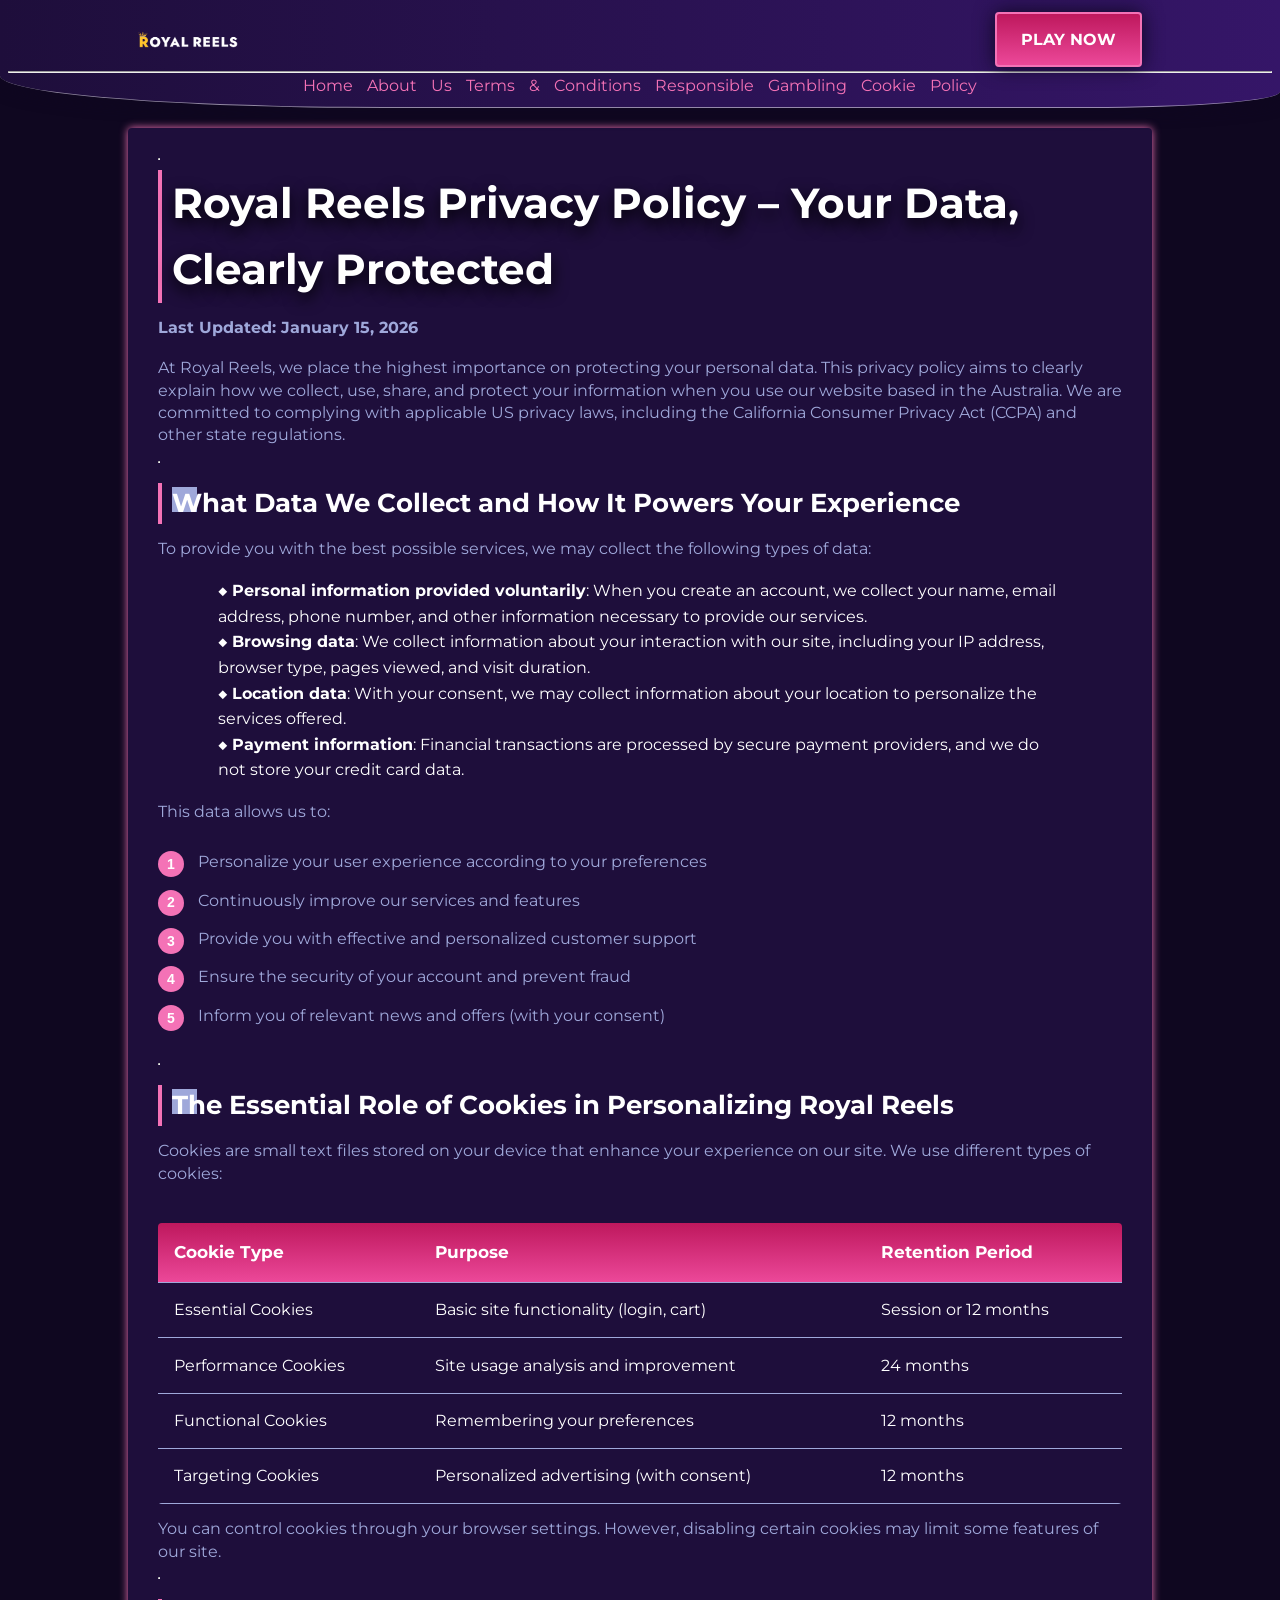
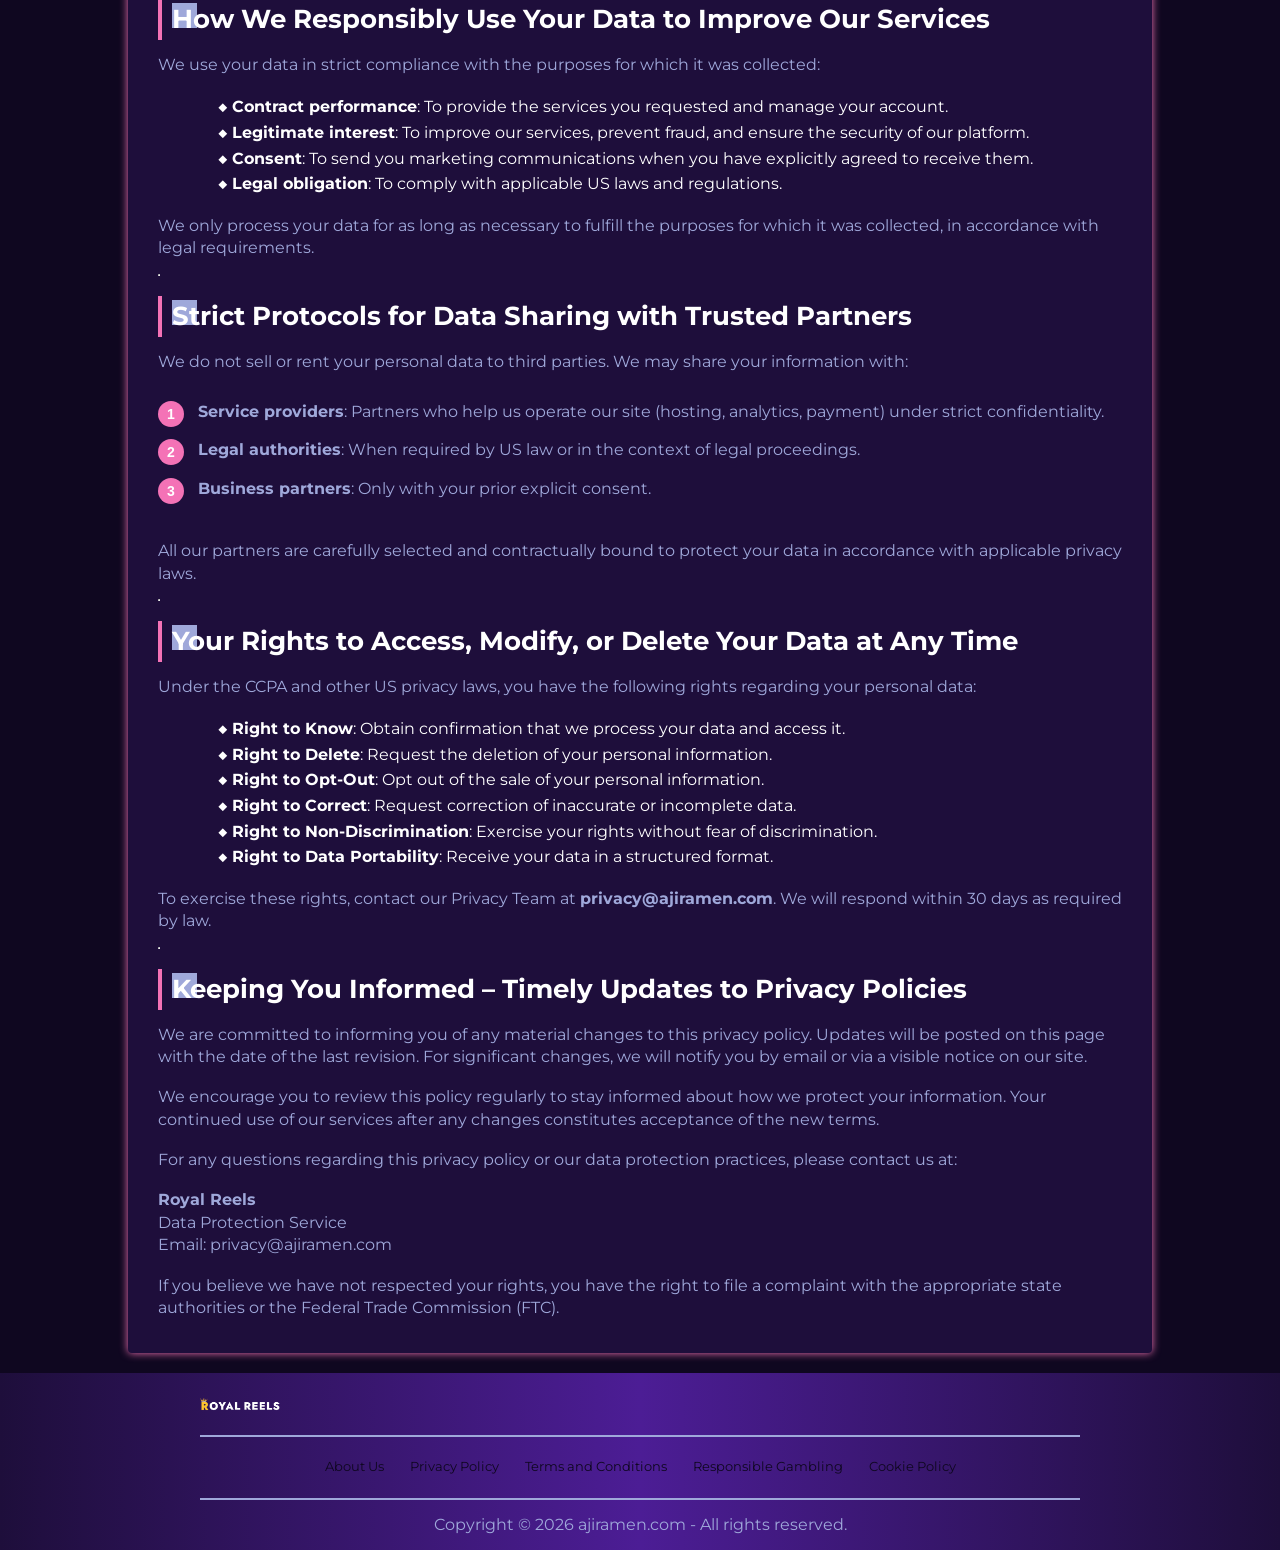
<file: privacy-policy/index.html>
<!DOCTYPE html>
<html lang="en">

<head>
    <meta charset="UTF-8">
    <meta name="viewport" content="width=device-width, initial-scale=1.0">
    <link rel="stylesheet" href="/style.css">
    <link rel="shortcut icon" href="/favicon.ico" type="image/x-icon">
    <title>Royal Reels – Commitment to Data Transparency</title>
    <meta name="description"
        content="Royal Reels guarantees total transparency in data processing. Discover how we collect, protect, and use your information securely for a safer, personalized experience.">
    <meta name="googlebot" content="index,follow,noarchive">

    <link rel="canonical" href="https://www.ajiramen.com/privacy-policy/">

    <meta property="og:type" content="website" />
    <meta property="og:title" content="Royal Reels – Privacy Policy" />
    <meta property="og:description" content="Our commitment to data protection and transparency for Australia users." />
    <meta property="og:url" content="https://www.ajiramen.com/privacy-policy/" />
    <meta property="og:site_name" content="Royal Reels" />
    <meta property="og:locale" content="en_AU" />

    <meta name="twitter:card" content="summary" />
    <meta name="twitter:title" content="Privacy Policy - Royal Reels" />
    <meta name="twitter:description" content="Data protection and transparency for our users in the AU." />

    <script type="application/ld+json">
        {
            "@context": "https://schema.org",
            "@type": "WebPage",
            "name": "Privacy Policy",
            "description": "Privacy policy of Royal Reels regarding the collection and processing of personal data.",
            "url": "https://www.ajiramen.com/privacy-policy/",
            "inLanguage": "en-US"
        }
    </script>
</head>

<body>
    <header>
        <div class="logo-container">
            <a href="/">
                <img src="/img/logo.webp" alt="Royal Reels Logo" width="100" height="80">
            </a>
            <a href="/play/" class="btn" rel="nofollow" content="noindex">PLAY NOW</a>

        </div>
        <hr>
        <nav class="navigation-list">
            <a href="/">Home</a>
            <a href="/about-us/">About Us</a>
            <a href="/terms-and-conditions/">Terms & Conditions</a>
            <a href="/responsible-gambling/">Responsible Gambling</a>
            <a href="/cookie-policy/">Cookie Policy</a>
        </nav>
    </header>

    <main>
        <div class="container-long">
            <hr class="title-line">
            <h1>Royal Reels Privacy Policy – Your Data, Clearly Protected</h1>

            <p><strong>Last Updated: January 15, 2026</strong></p>

            <p>At Royal Reels, we place the highest importance on protecting your personal data. This privacy policy
                aims to clearly explain how we collect, use, share, and protect your information when you use our
                website based in the Australia. We are committed to complying with applicable US privacy laws,
                including the California Consumer Privacy Act (CCPA) and other state regulations.</p>

            <hr class="title-line">
            <h2>What Data We Collect and How It Powers Your Experience</h2>

            <p>To provide you with the best possible services, we may collect the following types of data:</p>

            <ul>
                <li><strong>Personal information provided voluntarily</strong>: When you create an account, we collect
                    your name, email address, phone number, and other information necessary to provide our services.
                </li>
                <li><strong>Browsing data</strong>: We collect information about your interaction with our site,
                    including your IP address, browser type, pages viewed, and visit duration.</li>
                <li><strong>Location data</strong>: With your consent, we may collect information about your location to
                    personalize the services offered.</li>
                <li><strong>Payment information</strong>: Financial transactions are processed by secure payment
                    providers, and we do not store your credit card data.</li>
            </ul>

            <p>This data allows us to:</p>

            <ol class="pink-circle-list">
                <li>
                    <p>Personalize your user experience according to your preferences</p>
                </li>
                <li>
                    <p>Continuously improve our services and features</p>
                </li>
                <li>
                    <p>Provide you with effective and personalized customer support</p>
                </li>
                <li>
                    <p>Ensure the security of your account and prevent fraud</p>
                </li>
                <li>
                    <p>Inform you of relevant news and offers (with your consent)</p>
                </li>
            </ol>

            <hr class="title-line">
            <h2>The Essential Role of Cookies in Personalizing Royal Reels</h2>

            <p>Cookies are small text files stored on your device that enhance your experience on our site. We use
                different types of cookies:</p>

            <div class="table-wrapper">
                <table>
                    <tr>
                        <th>Cookie Type</th>
                        <th>Purpose</th>
                        <th>Retention Period</th>
                    </tr>
                    <tr>
                        <td>Essential Cookies</td>
                        <td>Basic site functionality (login, cart)</td>
                        <td>Session or 12 months</td>
                    </tr>
                    <tr>
                        <td>Performance Cookies</td>
                        <td>Site usage analysis and improvement</td>
                        <td>24 months</td>
                    </tr>
                    <tr>
                        <td>Functional Cookies</td>
                        <td>Remembering your preferences</td>
                        <td>12 months</td>
                    </tr>
                    <tr>
                        <td>Targeting Cookies</td>
                        <td>Personalized advertising (with consent)</td>
                        <td>12 months</td>
                    </tr>
                </table>
            </div>

            <p>You can control cookies through your browser settings. However, disabling certain cookies may limit some
                features of our site.</p>

            <hr class="title-line">
            <h2>How We Responsibly Use Your Data to Improve Our Services</h2>

            <p>We use your data in strict compliance with the purposes for which it was collected:</p>

            <ul>
                <li><strong>Contract performance</strong>: To provide the services you requested and manage your
                    account.</li>
                <li><strong>Legitimate interest</strong>: To improve our services, prevent fraud, and ensure the
                    security of our platform.</li>
                <li><strong>Consent</strong>: To send you marketing communications when you have explicitly agreed to
                    receive them.</li>
                <li><strong>Legal obligation</strong>: To comply with applicable US laws and regulations.</li>
            </ul>

            <p>We only process your data for as long as necessary to fulfill the purposes for which it was collected, in
                accordance with legal requirements.</p>

            <hr class="title-line">
            <h2>Strict Protocols for Data Sharing with Trusted Partners</h2>

            <p>We do not sell or rent your personal data to third parties. We may share your information with:</p>

            <ol class="pink-circle-list">
                <li>
                    <p><strong>Service providers</strong>: Partners who help us operate our site (hosting, analytics,
                        payment) under strict confidentiality.</p>
                </li>
                <li>
                    <p><strong>Legal authorities</strong>: When required by US law or in the context of legal
                        proceedings.</p>
                </li>
                <li>
                    <p><strong>Business partners</strong>: Only with your prior explicit consent.</p>
                </li>
            </ol>

            <p>All our partners are carefully selected and contractually bound to protect your data in accordance with
                applicable privacy laws.</p>

            <hr class="title-line">
            <h2>Your Rights to Access, Modify, or Delete Your Data at Any Time</h2>

            <p>Under the CCPA and other US privacy laws, you have the following rights regarding your personal data:</p>

            <ul>
                <li><strong>Right to Know</strong>: Obtain confirmation that we process your data and access it.</li>
                <li><strong>Right to Delete</strong>: Request the deletion of your personal information.</li>
                <li><strong>Right to Opt-Out</strong>: Opt out of the sale of your personal information.</li>
                <li><strong>Right to Correct</strong>: Request correction of inaccurate or incomplete data.</li>
                <li><strong>Right to Non-Discrimination</strong>: Exercise your rights without fear of discrimination.
                </li>
                <li><strong>Right to Data Portability</strong>: Receive your data in a structured format.</li>
            </ul>

            <p>To exercise these rights, contact our Privacy Team at <strong>privacy@ajiramen.com</strong>. We will
                respond within 30 days as required by law.</p>

            <hr class="title-line">
            <h2>Keeping You Informed – Timely Updates to Privacy Policies</h2>

            <p>We are committed to informing you of any material changes to this privacy policy. Updates will be posted
                on this page with the date of the last revision. For significant changes, we will notify you by email or
                via a visible notice on our site.</p>

            <p>We encourage you to review this policy regularly to stay informed about how we protect your information.
                Your continued use of our services after any changes constitutes acceptance of the new terms.</p>

            <p>For any questions regarding this privacy policy or our data protection practices, please contact us at:
            </p>

            <p><strong>Royal Reels</strong><br>
                Data Protection Service<br>
                Email: privacy@ajiramen.com</p>

            <p>If you believe we have not respected your rights, you have the right to file a complaint with the
                appropriate state authorities or the Federal Trade Commission (FTC).</p>
        </div>
    </main>

    <footer>
        <a href="/">
            <img src="/img/logo.webp" alt="Royal Reels" width="80" height="80">
        </a>
        <hr class="faq-hr">
        <div class="flex-wrapper">
            <a href="/about-us/">About Us</a>
            <a href="/privacy-policy/">Privacy Policy</a>
            <a href="/terms-and-conditions/">Terms and Conditions</a>
            <a href="/responsible-gambling/">Responsible Gambling</a>
            <a href="/cookie-policy/">Cookie Policy</a>
        </div>
        <hr class="faq-hr">
        <p>
            Copyright © 2026 ajiramen.com - All rights reserved.
        </p>
    </footer>
</body>

</html>
</file>
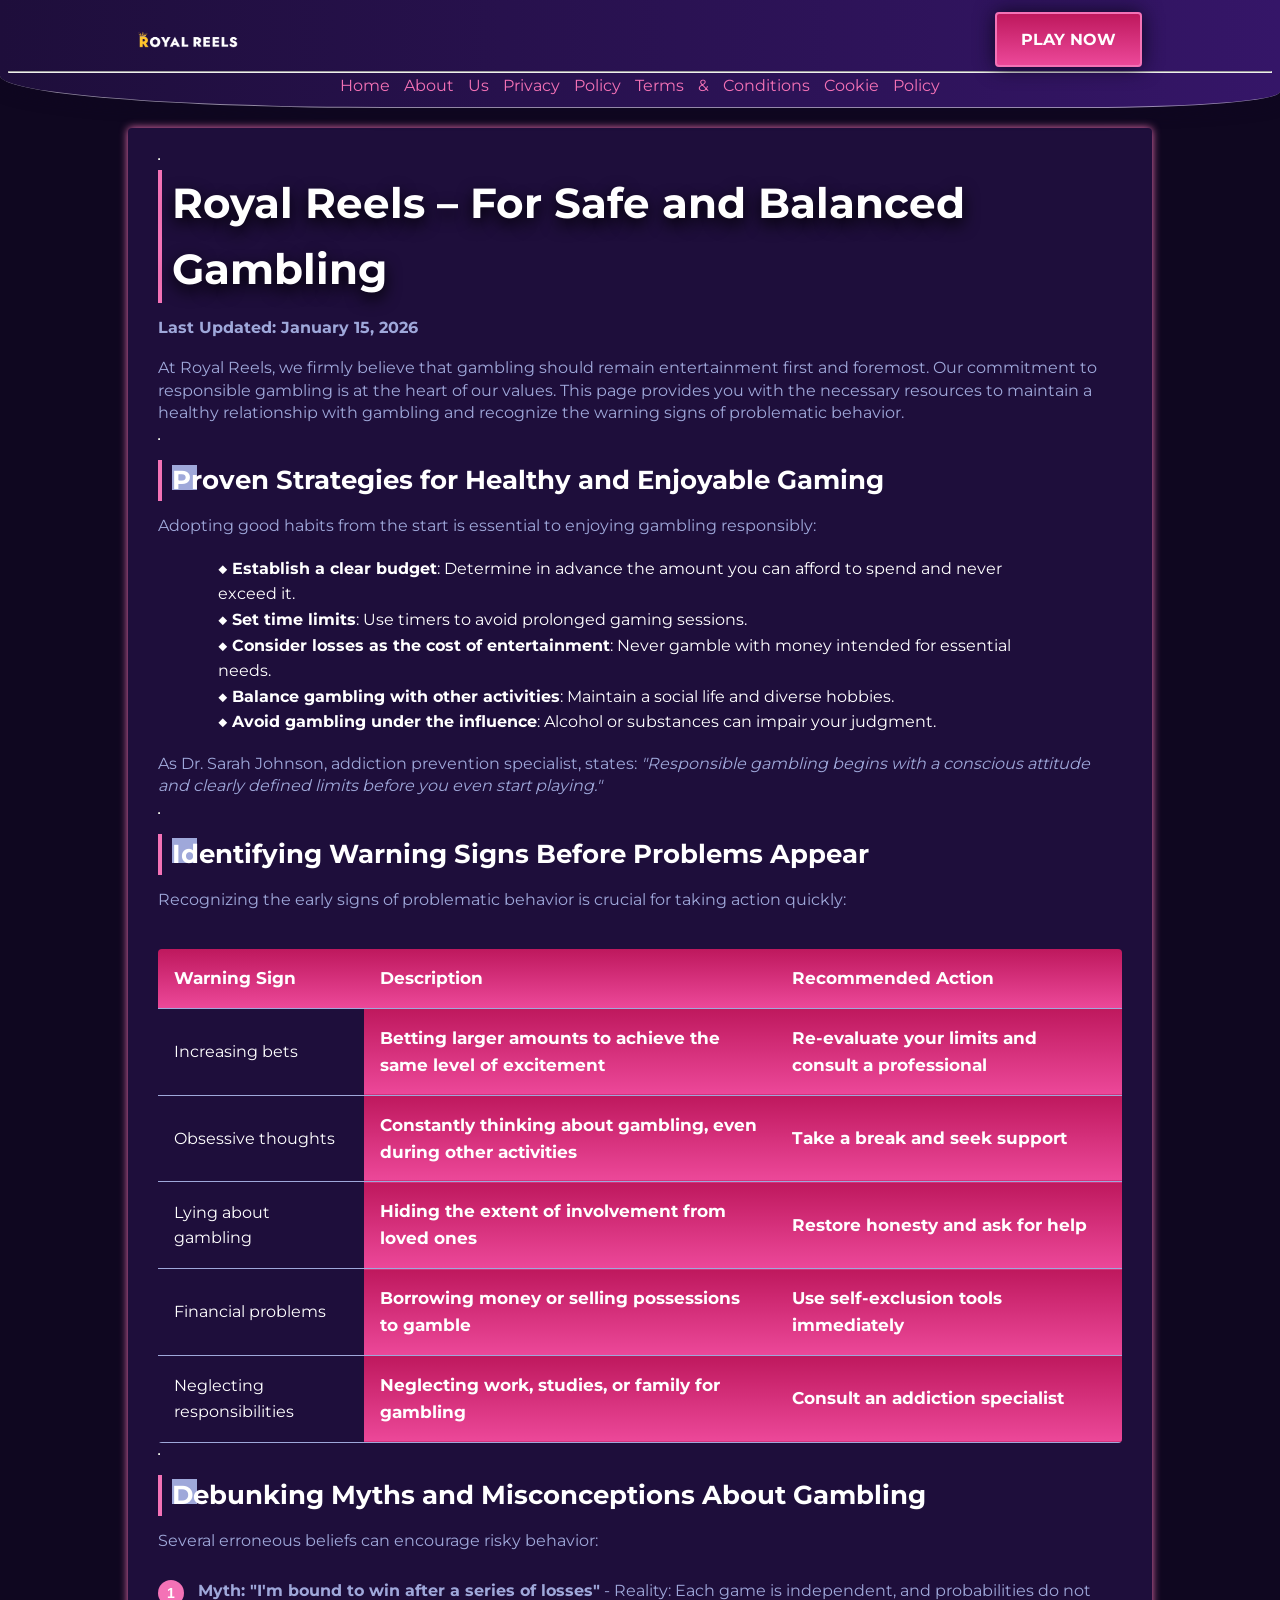
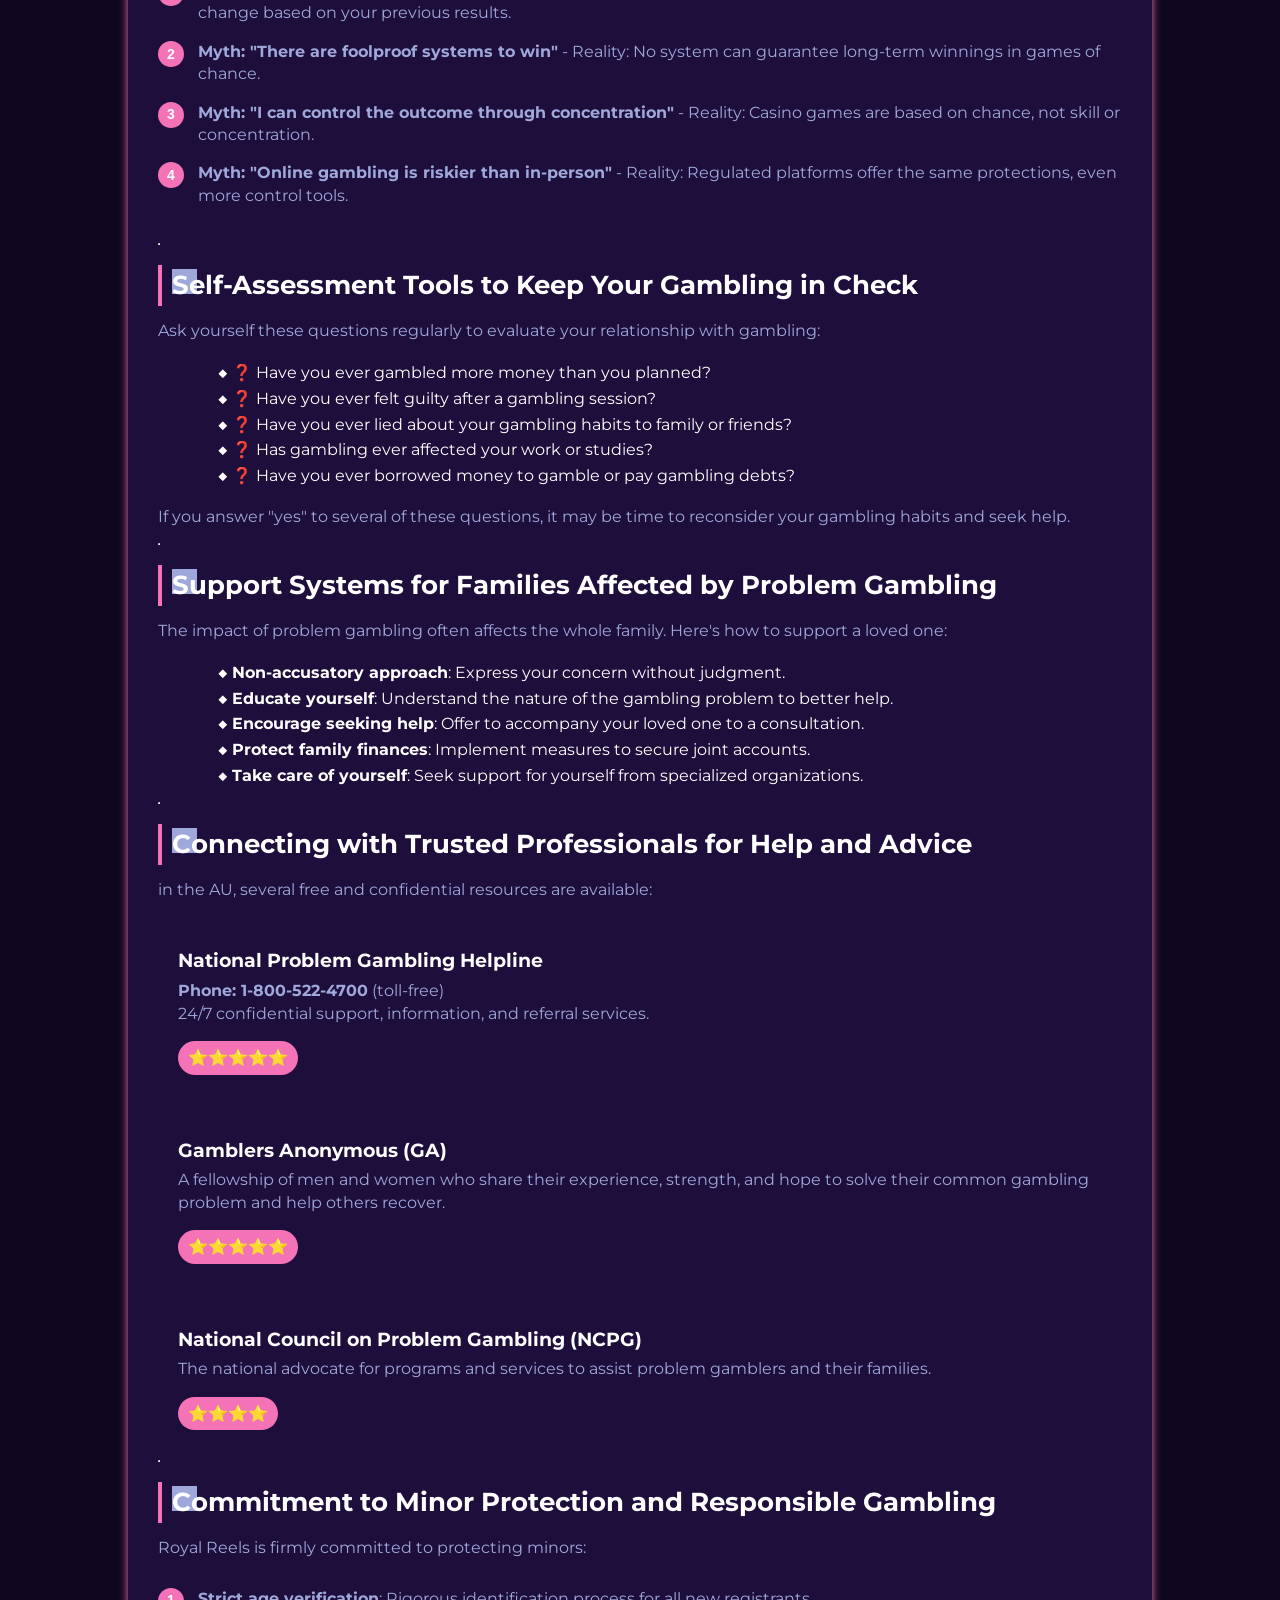
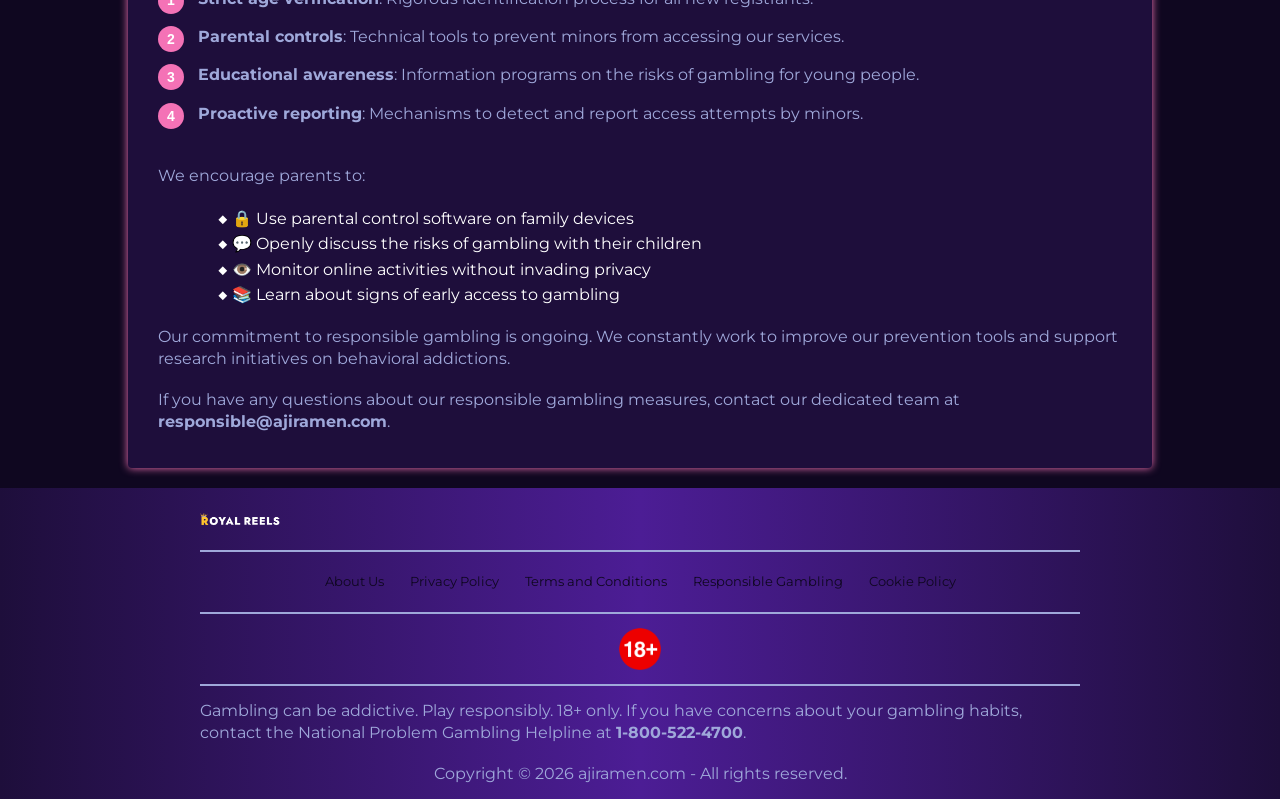
<file: responsible-gambling/index.html>
<!DOCTYPE html>
<html lang="en">

<head>
    <meta charset="UTF-8">
    <meta name="viewport" content="width=device-width, initial-scale=1.0">
    <link rel="stylesheet" href="/style.css">
    <link rel="shortcut icon" href="/favicon.ico" type="image/x-icon">
    <title>Responsible Gambling with Royal Reels</title>
    <meta name="description"
        content="Royal Reels helps you play responsibly and stay in control. Learn to recognize at-risk behaviors, use effective self-control tools, and find professional help for safe gaming.">
    <meta name="googlebot" content="index,follow,noarchive">

    <link rel="canonical" href="https://www.ajiramen.com/responsible-gambling/">

    <meta property="og:type" content="website" />
    <meta property="og:title" content="Responsible Gambling with Royal Reels" />
    <meta property="og:description" content="Our commitment to safe and balanced gambling in the AU." />
    <meta property="og:url" content="https://www.ajiramen.com/responsible-gambling/" />
    <meta property="og:site_name" content="Royal Reels" />
    <meta property="og:locale" content="en_AU" />

    <meta name="twitter:card" content="summary" />
    <meta name="twitter:title" content="Responsible Gambling - Royal Reels" />
    <meta name="twitter:description" content="Strategies and tools for responsible gaming in the AU." />

    <script type="application/ld+json">
        {
            "@context": "https://schema.org",
            "@type": "WebPage",
            "name": "Responsible Gambling",
            "description": "Comprehensive guide to responsible gambling practices in the AU.",
            "url": "https://www.ajiramen.com/responsible-gambling/",
            "inLanguage": "en-US"
        }
    </script>
</head>

<body>
    <header>
        <div class="logo-container">
            <a href="/">
                <img src="/img/logo.webp" alt="Royal Reels Logo" width="100" height="80">
            </a>
            <a href="/play/" class="btn" rel="nofollow" content="noindex">PLAY NOW</a>

        </div>
        <hr>
        <nav class="navigation-list">
            <a href="/">Home</a>
            <a href="/about-us/">About Us</a>
            <a href="/privacy-policy/">Privacy Policy</a>
            <a href="/terms-and-conditions/">Terms & Conditions</a>
            <a href="/cookie-policy/">Cookie Policy</a>
        </nav>
    </header>

    <main>
        <div class="container-long">
            <hr class="title-line">
            <h1>Royal Reels – For Safe and Balanced Gambling</h1>

            <p><strong>Last Updated: January 15, 2026</strong></p>

            <p>At Royal Reels, we firmly believe that gambling should remain entertainment first and foremost. Our
                commitment to responsible gambling is at the heart of our values. This page provides you with the
                necessary resources to maintain a healthy relationship with gambling and recognize the warning signs of
                problematic behavior.</p>

            <hr class="title-line">
            <h2>Proven Strategies for Healthy and Enjoyable Gaming</h2>

            <p>Adopting good habits from the start is essential to enjoying gambling responsibly:</p>

            <ul>
                <li><strong>Establish a clear budget</strong>: Determine in advance the amount you can afford to spend
                    and never exceed it.</li>
                <li><strong>Set time limits</strong>: Use timers to avoid prolonged gaming sessions.</li>
                <li><strong>Consider losses as the cost of entertainment</strong>: Never gamble with money intended for
                    essential needs.</li>
                <li><strong>Balance gambling with other activities</strong>: Maintain a social life and diverse hobbies.
                </li>
                <li><strong>Avoid gambling under the influence</strong>: Alcohol or substances can impair your judgment.
                </li>
            </ul>

            <p>As Dr. Sarah Johnson, addiction prevention specialist, states: <em>"Responsible gambling begins with a
                    conscious attitude and clearly defined limits before you even start playing."</em></p>

            <hr class="title-line">
            <h2>Identifying Warning Signs Before Problems Appear</h2>

            <p>Recognizing the early signs of problematic behavior is crucial for taking action quickly:</p>

            <div class="table-wrapper">
                <table>
                    <tr>
                        <th>Warning Sign</th>
                        <th>Description</th>
                        <th>Recommended Action</th>
                    </tr>
                    <tr>
                        <td>Increasing bets</th>
                        <th>Betting larger amounts to achieve the same level of excitement</th>
                        <th>Re-evaluate your limits and consult a professional</th>
                    </tr>
                    <tr>
                        <td>Obsessive thoughts</th>
                        <th>Constantly thinking about gambling, even during other activities</th>
                        <th>Take a break and seek support</th>
                    </tr>
                    <tr>
                        <td>Lying about gambling</th>
                        <th>Hiding the extent of involvement from loved ones</th>
                        <th>Restore honesty and ask for help</th>
                    </tr>
                    <tr>
                        <td>Financial problems</th>
                        <th>Borrowing money or selling possessions to gamble</th>
                        <th>Use self-exclusion tools immediately</th>
                    </tr>
                    <tr>
                        <td>Neglecting responsibilities</th>
                        <th>Neglecting work, studies, or family for gambling</th>
                        <th>Consult an addiction specialist</th>
                    </tr>
                </table>
            </div>

            <hr class="title-line">
            <h2>Debunking Myths and Misconceptions About Gambling</h2>

            <p>Several erroneous beliefs can encourage risky behavior:</p>

            <ol class="pink-circle-list">
                <li>
                    <p><strong>Myth: "I'm bound to win after a series of losses"</strong> - Reality: Each game is
                        independent, and probabilities do not change based on your previous results.</p>
                </li>
                <li>
                    <p><strong>Myth: "There are foolproof systems to win"</strong> - Reality: No system can guarantee
                        long-term winnings in games of chance.</p>
                </li>
                <li>
                    <p><strong>Myth: "I can control the outcome through concentration"</strong> - Reality: Casino games
                        are based on chance, not skill or concentration.</p>
                </li>
                <li>
                    <p><strong>Myth: "Online gambling is riskier than in-person"</strong> - Reality: Regulated platforms
                        offer the same protections, even more control tools.</p>
                </li>
            </ol>

            <hr class="title-line">
            <h2>Self-Assessment Tools to Keep Your Gambling in Check</h2>

            <p>Ask yourself these questions regularly to evaluate your relationship with gambling:</p>

            <ul>
                <li>❓ Have you ever gambled more money than you planned?</li>
                <li>❓ Have you ever felt guilty after a gambling session?</li>
                <li>❓ Have you ever lied about your gambling habits to family or friends?</li>
                <li>❓ Has gambling ever affected your work or studies?</li>
                <li>❓ Have you ever borrowed money to gamble or pay gambling debts?</li>
            </ul>

            <p>If you answer "yes" to several of these questions, it may be time to reconsider your gambling habits and
                seek help.</p>

            <hr class="title-line">
            <h2>Support Systems for Families Affected by Problem Gambling</h2>

            <p>The impact of problem gambling often affects the whole family. Here's how to support a loved one:</p>

            <ul>
                <li><strong>Non-accusatory approach</strong>: Express your concern without judgment.</li>
                <li><strong>Educate yourself</strong>: Understand the nature of the gambling problem to better help.
                </li>
                <li><strong>Encourage seeking help</strong>: Offer to accompany your loved one to a consultation.</li>
                <li><strong>Protect family finances</strong>: Implement measures to secure joint accounts.</li>
                <li><strong>Take care of yourself</strong>: Seek support for yourself from specialized organizations.
                </li>
            </ul>

            <hr class="title-line">
            <h2>Connecting with Trusted Professionals for Help and Advice</h2>

            <p>in the AU, several free and confidential resources are available:</p>

            <div class="casino-card">
                <div class="casino-center">
                    <div class="casino-code">
                        <h3>National Problem Gambling Helpline</h3>
                        <p><strong>Phone: 1-800-522-4700</strong> (toll-free)<br>
                            24/7 confidential support, information, and referral services.</p>
                        <div class="casino-rating"><span class="star">⭐⭐⭐⭐⭐</span></div>
                    </div>
                </div>
            </div>

            <div class="casino-card">
                <div class="casino-center">
                    <div class="casino-code">
                        <h3>Gamblers Anonymous (GA)</h3>
                        <p>A fellowship of men and women who share their experience, strength, and hope to solve their
                            common gambling problem and help others recover.</p>
                        <div class="casino-rating"><span class="star">⭐⭐⭐⭐⭐</span></div>
                    </div>
                </div>
            </div>

            <div class="casino-card">
                <div class="casino-center">
                    <div class="casino-code">
                        <h3>National Council on Problem Gambling (NCPG)</h3>
                        <p>The national advocate for programs and services to assist problem gamblers and their
                            families.</p>
                        <div class="casino-rating"><span class="star">⭐⭐⭐⭐</span></div>
                    </div>
                </div>
            </div>

            <hr class="title-line">
            <h2>Commitment to Minor Protection and Responsible Gambling</h2>

            <p>Royal Reels is firmly committed to protecting minors:</p>

            <ol class="pink-circle-list">
                <li>
                    <p><strong>Strict age verification</strong>: Rigorous identification process for all new
                        registrants.</p>
                </li>
                <li>
                    <p><strong>Parental controls</strong>: Technical tools to prevent minors from accessing our
                        services.</p>
                </li>
                <li>
                    <p><strong>Educational awareness</strong>: Information programs on the risks of gambling for young
                        people.</p>
                </li>
                <li>
                    <p><strong>Proactive reporting</strong>: Mechanisms to detect and report access attempts by minors.
                    </p>
                </li>
            </ol>

            <p>We encourage parents to:</p>

            <ul>
                <li>🔒 Use parental control software on family devices</li>
                <li>💬 Openly discuss the risks of gambling with their children</li>
                <li>👁️ Monitor online activities without invading privacy</li>
                <li>📚 Learn about signs of early access to gambling</li>
            </ul>

            <p>Our commitment to responsible gambling is ongoing. We constantly work to improve our prevention tools and
                support research initiatives on behavioral addictions.</p>

            <p>If you have any questions about our responsible gambling measures, contact our dedicated team at
                <strong>responsible@ajiramen.com</strong>.
            </p>
        </div>
    </main>

    <footer>
        <a href="/">
            <img src="/img/logo.webp" alt="Royal Reels" width="80" height="80">
        </a>
        <hr class="faq-hr">
        <div class="flex-wrapper">
            <a href="/about-us/">About Us</a>
            <a href="/privacy-policy/">Privacy Policy</a>
            <a href="/terms-and-conditions/">Terms and Conditions</a>
            <a href="/responsible-gambling/">Responsible Gambling</a>
            <a href="/cookie-policy/">Cookie Policy</a>
        </div>
        <hr class="faq-hr">
        <img src="/img/18-icon.webp" alt="18+ Icon" width="50" height="50">
        <hr class="faq-hr">
        <p>
            Gambling can be addictive. Play responsibly. 18+ only. If you have concerns about your gambling habits,
            contact the National Problem Gambling Helpline at <strong>1-800-522-4700</strong>.
        </p>
        <p>
            Copyright © 2026 ajiramen.com - All rights reserved.
        </p>
    </footer>
</body>

</html>
</file>
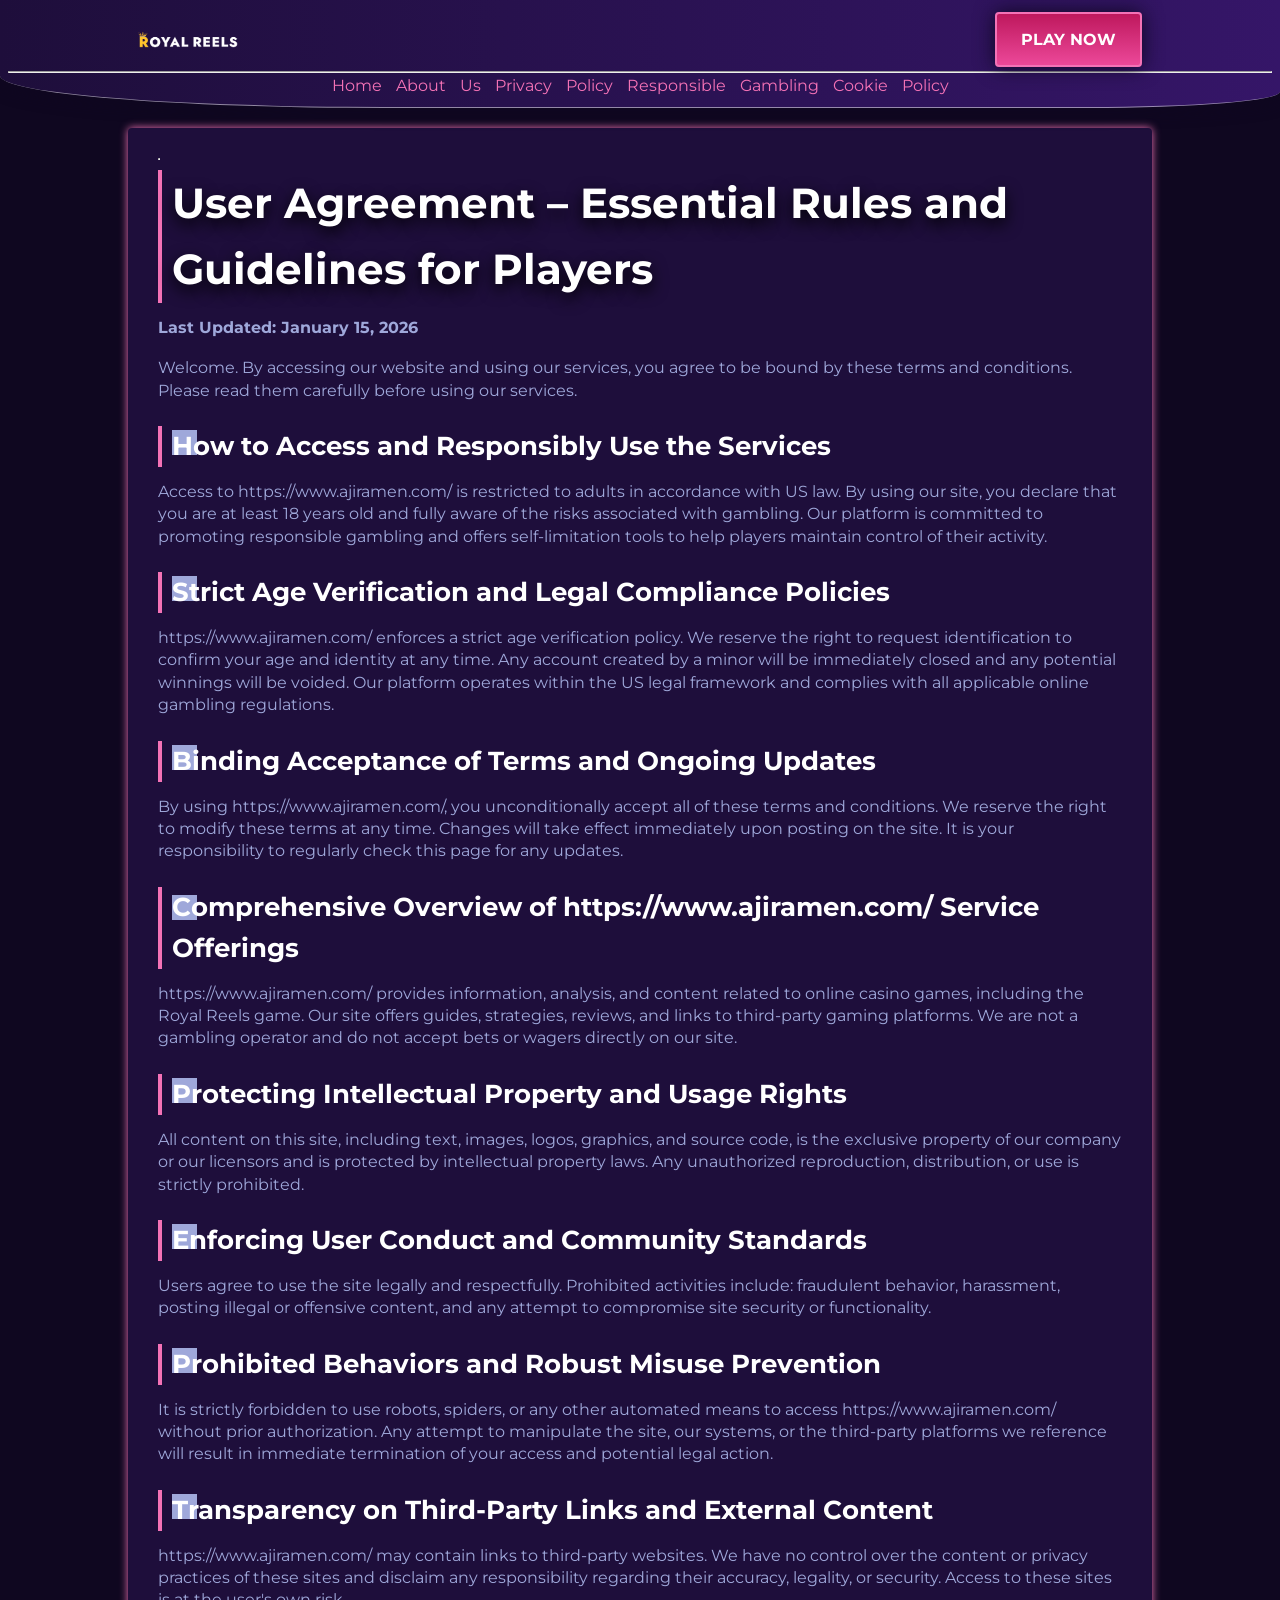
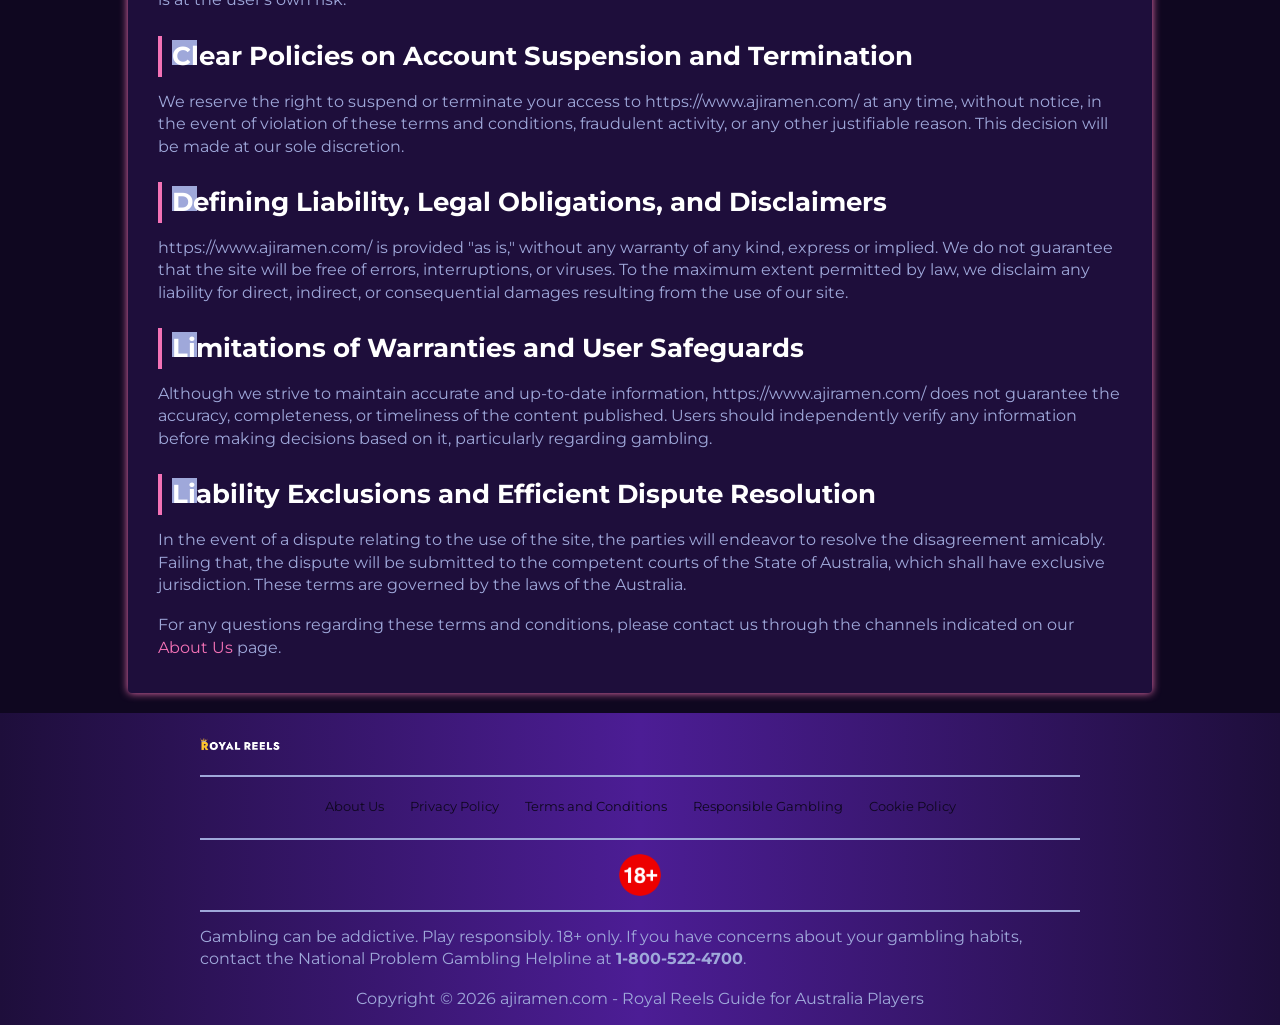
<file: terms-and-conditions/index.html>
<!DOCTYPE html>
<html lang="en">

<head>
    <meta charset="UTF-8">
    <meta name="viewport" content="width=device-width, initial-scale=1.0">
    <link rel="stylesheet" href="/style.css">
    <link rel="shortcut icon" href="/favicon.ico" type="image/x-icon">
    <title>User Agreement & Player Responsibilities</title>
    <meta name="description"
        content="By using https://www.ajiramen.com/, you agree to clear terms designed to protect your rights and ensure a safe, transparent, and fair gaming experience.">
    <meta name="googlebot" content="index,follow,noarchive">

    <link rel="canonical" href="https://www.ajiramen.com/terms-and-conditions/">

    <meta property="og:type" content="website" />
    <meta property="og:title" content="User Agreement & Player Responsibilities" />
    <meta property="og:description" content="Terms and conditions - essential rules and guidelines for players." />
    <meta property="og:url" content="https://www.ajiramen.com/terms-and-conditions/" />
    <meta property="og:site_name" content="Royal Reels AU" />
    <meta property="og:locale" content="en_AU" />

    <meta name="twitter:card" content="summary" />
    <meta name="twitter:title" content="Terms and Conditions - Royal Reels AU" />
    <meta name="twitter:description" content="Terms and conditions - essential rules and guidelines for players." />
</head>

<body>
    <header>
        <div class="logo-container">
            <a href="/">
                <img src="/img/logo.webp" alt="Royal Reels AU Logo" width="100" height="80">
            </a>
            <a href="/play/" class="btn" rel="nofollow" content="noindex">PLAY NOW</a>

        </div>
        <hr>
        <nav class="navigation-list">
            <a href="/">Home</a>
            <a href="/about-us/">About Us</a>
            <a href="/privacy-policy/">Privacy Policy</a>
            <a href="/responsible-gambling/">Responsible Gambling</a>
            <a href="/cookie-policy/">Cookie Policy</a>
        </nav>
    </header>

    <main>
        <div class="container-long">
            <hr class="title-line">
            <h1>User Agreement – Essential Rules and Guidelines for Players</h1>

            <p><strong>Last Updated: January 15, 2026</strong></p>

            <p>Welcome. By accessing our website and using our services, you agree to be bound by these terms and
                conditions. Please read them carefully before using our services.</p>

            <h2>How to Access and Responsibly Use the Services</h2>
            <p>Access to https://www.ajiramen.com/ is restricted to adults in accordance with US law. By using our site,
                you declare that you are at least 18 years old and fully aware of the risks associated with gambling.
                Our platform is committed to promoting responsible gambling and offers self-limitation tools to help
                players maintain control of their activity.</p>

            <h2>Strict Age Verification and Legal Compliance Policies</h2>
            <p>https://www.ajiramen.com/ enforces a strict age verification policy. We reserve the right to request
                identification to confirm your age and identity at any time. Any account created by a minor will be
                immediately closed and any potential winnings will be voided. Our platform operates within the US legal
                framework and complies with all applicable online gambling regulations.</p>

            <h2>Binding Acceptance of Terms and Ongoing Updates</h2>
            <p>By using https://www.ajiramen.com/, you unconditionally accept all of these terms and conditions. We
                reserve the right to modify these terms at any time. Changes will take effect immediately upon posting
                on the site. It is your responsibility to regularly check this page for any updates.</p>

            <h2>Comprehensive Overview of https://www.ajiramen.com/ Service Offerings</h2>
            <p>https://www.ajiramen.com/ provides information, analysis, and content related to online casino games,
                including the Royal Reels game. Our site offers guides, strategies, reviews, and links to third-party
                gaming platforms. We are not a gambling operator and do not accept bets or wagers directly on our site.
            </p>

            <h2>Protecting Intellectual Property and Usage Rights</h2>
            <p>All content on this site, including text, images, logos, graphics, and source code, is the exclusive
                property of our company or our licensors and is protected by intellectual property laws. Any
                unauthorized reproduction, distribution, or use is strictly prohibited.</p>

            <h2>Enforcing User Conduct and Community Standards</h2>
            <p>Users agree to use the site legally and respectfully. Prohibited activities include: fraudulent behavior,
                harassment, posting illegal or offensive content, and any attempt to compromise site security or
                functionality.</p>

            <h2>Prohibited Behaviors and Robust Misuse Prevention</h2>
            <p>It is strictly forbidden to use robots, spiders, or any other automated means to access
                https://www.ajiramen.com/ without prior authorization. Any attempt to manipulate the site, our systems,
                or the third-party platforms we reference will result in immediate termination of your access and
                potential legal action.</p>

            <h2>Transparency on Third-Party Links and External Content</h2>
            <p>https://www.ajiramen.com/ may contain links to third-party websites. We have no control over the content
                or privacy practices of these sites and disclaim any responsibility regarding their accuracy, legality,
                or security. Access to these sites is at the user's own risk.</p>

            <h2>Clear Policies on Account Suspension and Termination</h2>
            <p>We reserve the right to suspend or terminate your access to https://www.ajiramen.com/ at any time,
                without notice, in the event of violation of these terms and conditions, fraudulent activity, or any
                other justifiable reason. This decision will be made at our sole discretion.</p>

            <h2>Defining Liability, Legal Obligations, and Disclaimers</h2>
            <p>https://www.ajiramen.com/ is provided "as is," without any warranty of any kind, express or implied. We
                do not guarantee that the site will be free of errors, interruptions, or viruses. To the maximum extent
                permitted by law, we disclaim any liability for direct, indirect, or consequential damages resulting
                from the use of our site.</p>

            <h2>Limitations of Warranties and User Safeguards</h2>
            <p>Although we strive to maintain accurate and up-to-date information, https://www.ajiramen.com/ does not
                guarantee the accuracy, completeness, or timeliness of the content published. Users should independently
                verify any information before making decisions based on it, particularly regarding gambling.</p>

            <h2>Liability Exclusions and Efficient Dispute Resolution</h2>
            <p>In the event of a dispute relating to the use of the site, the parties will endeavor to resolve the
                disagreement amicably. Failing that, the dispute will be submitted to the competent courts of the State
                of Australia, which shall have exclusive jurisdiction. These terms are governed by the laws of the
                Australia.</p>

            <p>For any questions regarding these terms and conditions, please contact us through the channels indicated
                on our <a href="/about-us/">About Us</a> page.</p>
        </div>
    </main>

    <footer>
        <a href="/">
            <img src="/img/logo.webp" alt="Royal Reels AU" width="80" height="80">
        </a>
        <hr class="faq-hr">
        <div class="flex-wrapper">
            <a href="/about-us/">About Us</a>
            <a href="/privacy-policy/">Privacy Policy</a>
            <a href="/terms-and-conditions/">Terms and Conditions</a>
            <a href="/responsible-gambling/">Responsible Gambling</a>
            <a href="/cookie-policy/">Cookie Policy</a>
        </div>
        <hr class="faq-hr">
        <img src="/img/18-icon.webp" alt="18+ Icon" width="50" height="50">
        <hr class="faq-hr">
        <p>
            Gambling can be addictive. Play responsibly. 18+ only. If you have concerns about your gambling habits,
            contact the National Problem Gambling Helpline at <strong>1-800-522-4700</strong>.
        </p>
        <p>
            Copyright © 2026 ajiramen.com - Royal Reels Guide for Australia Players
        </p>
    </footer>
</body>

</html>
</file>
<file: style.css>
@font-face {
	font-family: Montserrat;
	src: url('./font/Montserrat-Regular.ttf') format('truetype');
	font-weight: 400;
	font-style: normal;
}
@font-face {
	font-family: Montserrat;
	src: url('./font/Montserrat-Medium.ttf') format('truetype');
	font-weight: 500;
	font-style: normal;
}
@font-face {
	font-family: Montserrat;
	src: url('./font/Montserrat-Bold.ttf') format('truetype');
	font-weight: 700;
	font-style: normal;
}

:root {
	--background-color: #0f0720;
	--header: linear-gradient(90deg, #1e0e3b, #4c1d95, #1e0e3b);
	--txt: #ffffff;
	--btn: linear-gradient(0, #ec4899, #be185d); /* Pink-red accent */
	--border: 4px;
	--container: #1e0e3b;
	--link: #f472b6;
	--p-txt: #9fa8da;
	--vitrina: radial-gradient(circle at center, #2e1065 0%, #0f0720 100%);
	--shadow: rgba(236, 72, 153, 0.3);
	--btn-shadow: #0f0720;
	--second-shadow: #1e0e3b;
}

* {
	margin: 0;
	padding: 0;
	box-sizing: border-box;
}

html {
	scroll-padding-top: 120px;
	scroll-behavior: smooth;
}

body {
	font-family: 'Montserrat', sans-serif;
	line-height: 1.6;
	color: var(--txt);
	background: var(--background-color);
	font-size: 1rem;
}

main {
	max-width: 80%;
	margin: 10px auto;
}

img,
video {
	max-width: 100%;
	height: auto;
	display: block;
}

a {
	text-decoration: none;
	color: var(--link);
	transition: color 0.3s ease;
}

a:hover {
	color: var(--btn-hover);
}

.accent-link {
	color: var(--btn);
}

h1 {
	font-size: 2.6rem;
	color: var(--txt);
	text-shadow: 0 6px 16px rgb(0, 0, 0);
	border-left: 4px solid var(--link);
	padding-left: 10px;
}

h2 {
	position: relative;
	font-size: 1.6rem;
	margin-top: 10px;
	color: var(--txt);
	border-left: 4px solid var(--link);
	padding-left: 10px;
}
h2::before {
	content: '';
	position: absolute;
	top: 10%;
	width: 25px;
	height: 25px;
	background: var(--p-txt);
	animation: morph 6s infinite;
	z-index: -1;
}

h3 {
	font-size: 1.2rem;
	margin-top: 10px;
	color: var(--txt);
}

ul {
	list-style: none;
	margin: 10px;
	color: var(--txt);
	margin: 4px 60px;
}

ul li::before {
	content: '◆ ';
	color: var(--btn);
}
/* custom list */
.pink-circle-list {
	counter-reset: step;
	list-style: none;
	padding-left: 0;
	margin: 10px 0;
}

.pink-circle-list li {
	counter-increment: step;
	margin-bottom: 1em;
	position: relative;
	padding-left: 40px;
}

.pink-circle-list li::before {
	content: counter(step);
	position: absolute;
	left: 0;
	top: 0;
	width: 26px;
	height: 26px;
	background-color: var(--link);
	color: var(--white);
	font-weight: bold;
	border-radius: 50%;
	display: flex;
	align-items: center;
	justify-content: center;
	font-family: sans-serif;
	font-size: 14px;
}

/*  */
p {
	color: var(--p-txt);
	font-size: 1rem;
	line-height: 1.4rem;
	margin: 4px 0;
}

blockquote {
	padding: 10px;
	font-style: italic;
	color: var(--p-txt);
	margin: 20px auto;
	background-color: var(--background-color);
	border-left: 4px solid var(--btn);
	border-right: 4px solid var(--btn);
}

.btn,
.btn-white {
	display: inline-block;
	background: var(--btn);
	color: var(--txt);
	padding: 0.8rem 1.5rem;
	border: 2px solid var(--link);
	border-radius: var(--border);
	font-weight: bold;
	transition: all 0.3s ease;
	cursor: pointer;

	/* Базовое лёгкое свечение */
	box-shadow: 0 0 20px var(--btn-shadow);
}

/* Эффект при наведении */
.btn:hover {
	box-shadow: 10px 10px 10px var(--btn-shadow);
	transform: scale(0.95);
	color: var(--txt);
}

.btn-white {
	background-color: var(--txt);
}

.btn-white:hover {
	box-shadow: 0 0 10px var(--txt);
	transform: scale(1.05);
	color: var(--p-txt);
}

header {
	width: 100%;
	background: var(--header);
	position: sticky;
	top: 0;
	z-index: 100;
	border-bottom-left-radius: 30%;
	border-bottom-right-radius: 15%;
	border-bottom: 1px solid rgba(255, 255, 255, 0.5);
	box-shadow: 0 1px 18px var(--btn-shadow);
	padding: 8px;
	overflow: hidden;
	background-size: 400% 400%;
	animation: move-gradient 10s ease infinite;
}

@keyframes move-gradient {
	0% {
		background-position: 0% 50%;
	}
	50% {
		background-position: 100% 50%;
	}
	100% {
		background-position: 0% 50%;
	}
}

.logo-container {
	display: flex;
	align-items: center;
	justify-content: space-between;
	width: 80%;
	margin: 0 auto;
	padding: 4px;
}

.logo {
	position: relative;
	border-radius: var(--border);
	overflow: hidden;
}

.logo::before {
	content: '';
	position: absolute;
	top: 0;
	width: 90%;
	height: 90%;
	background: var(--txt);
	box-shadow: 0 0 5px var(--txt);
	z-index: -1;
	animation: morph 8s infinite;
}

@keyframes morph {
	0% {
		border-radius: 60% 40% 30% 70% / 60% 30% 70% 40%;
	}
	25% {
		border-radius: 45% 55% 50% 50% / 55% 45% 55% 45%;
	}
	50% {
		border-radius: 30% 70% 70% 30% / 30% 30% 70% 70%;
	}
	75% {
		border-radius: 55% 45% 40% 60% / 45% 55% 45% 55%;
	}
	100% {
		border-radius: 60% 40% 30% 70% / 60% 30% 70% 40%;
	}
}

.logo-nav-container {
	display: flex;
	gap: 30px;
}

.navigation-list {
	text-align: center;
	word-spacing: 10px;
}

.container {
	margin: 20px auto;
	display: flex;
	align-items: center;
	justify-content: center;
	gap: 20px;
	padding: 30px;
	background: var(--container);
	border-radius: var(--border);
}

.container-long {
	margin: 20px auto;
	display: flex;
	flex-direction: column;
	align-items: start;
	justify-content: center;
	gap: 10px;
	padding: 30px;
	background: var(--container);
	border-radius: var(--border);
}

.container,
.container-long,
.casino-vitrina {
	background: var(--container);
	filter: drop-shadow(0 0 4px var(--link));
}

.flex-container {
	margin: 20px auto;
	display: flex;
	align-items: center;
	justify-content: start;
	gap: 20px;
}

.flex-wrapper {
	margin: 10px auto;
	display: flex;
	align-items: self-start;
	justify-content: center;
	gap: 26px;
}

.container img,
.container-left img,
.container-long img {
	border-radius: var(--border);
	width: 480px;
	height: auto;
}

.btn-container {
	display: flex;
	align-items: center;
	justify-content: space-around;
	margin: 20px auto;
}

.casino-vitrina {
	display: flex;
	flex-direction: column;
	background: var(--vitrina);
	border-left: 1px solid rgba(0, 0, 0, 0.6);
	border-radius: var(--border);
	padding: 20px 20px;
}

.casino-card {
	display: flex;
	align-items: center;
	justify-content: space-between;
	background-color: var(--container);
	border-radius: 10px;
	overflow: hidden;
	margin: 20px auto;
	color: #fff;
	width: 100%;
}

.casino-rank {
	background: var(--link);
	padding: 60px 10px;
	font-size: 18px;
	font-weight: bold;
	color: white;
	display: flex;
	align-items: center;
	justify-content: center;
}

.casino-left {
	display: flex;
	flex-direction: column;
	align-items: self-start;
	justify-content: center;
	padding: 10px;
	gap: 10px;
}

.casino-logo {
	width: 200px;
	height: auto;
	border-radius: var(--border);
}

.casino-rating {
	background-color: var(--link);
	color: var(--txt);
	padding: 4px 10px;
	border-radius: 20px;
	font-weight: bold;
	display: inline-block;
	gap: 4px;
	margin-top: 12px;
	cursor: pointer;
}

.casino-center {
	padding: 0 20px;
	display: flex;
	gap: 10px;
}

.casino-title {
	margin: 0;
	font-size: 18px;
	font-weight: bold;
}

.casino-actions {
	display: flex;
	flex-direction: column;
	align-items: start;
	justify-content: start;
	gap: 10px;
	padding: 10px;
	width: 16%;
}

.btn-red-bonus {
	padding: 8px 12px;
	background: var(--btn);
	border-radius: 12px;
	border: 3px solid var(--p-txt);
	transition: all 0.4s ease;
	text-align: center;
	width: 100%;
	color: var(--white);
}

.btn-red-bonus:hover {
	background: var(--header);
	transform: scale(0.9);
	border: 3px solid var(--link);
	color: var(--txt);
}

.table-wrapper {
	overflow-x: auto;
	margin-top: 1.5rem;
	border-radius: var(--border);
	width: 100%;
}

.table-wrapper table {
	width: 100%;
	border-collapse: collapse;
	color: var(--txt);
	font-size: 1rem;
	min-width: 320px;
}

.table-wrapper th {
	background: var(--btn);
	color: var(--txt);
	padding: 1rem;
	text-align: left;
	font-weight: 600;
	font-size: 1.05rem;
	border-bottom: 1px solid var(--p-txt);
}

.table-wrapper td {
	padding: 0.9rem 1rem;
	border-bottom: 1px solid var(--p-txt);
	color: var(--light-color);
}

.table-wrapper a {
	color: var(--link);
	text-decoration: none;
	font-weight: 600;
}

.table-wrapper a:hover {
	color: var(--accent);
	text-decoration: underline;
}

/* game block */
.breake {
	display: flex;
	flex-wrap: wrap;
	align-items: center;
	justify-content: centerx;
	width: 100%;
	margin: 20px auto;
	gap: 10px;
}

.breake-block {
	display: flex;
	align-items: center;
	justify-content: space-between;
	gap: 10px;
	padding: 10px 16px;
	border-radius: var(--border);
	background-color: var(--vitrina);
}

.breake-block p {
	background-color: var(--txt);
	border-radius: 120px;
	padding: 10px 12px;
	color: var(--btn-shadow);
	font-weight: 500;
}

.faq-hr {
	border: 1px solid var(--p-txt);
	width: 100%;
}

footer {
	display: flex;
	flex-direction: column;
	align-items: center;
	background: var(--header);
	padding: 10px 200px;
	font-size: 0.8rem;
	gap: 10px;
}

footer a {
	align-self: self-start;
	color: var(--btn-shadow);
}

.footer-hr {
	border: 1px solid var(--p-txt);
	width: 100%;
}

.banner-bottom {
	position: fixed;
	bottom: 0;
	left: 0;
	right: 0;
	background: #0000009c;
	border-top: 1px solid var(--link);
	border-top-left-radius: 15%;
	border-top-right-radius: 30%;
	padding: 15px 20px;
	box-shadow: 0 -2px 10px rgba(0, 0, 0, 0.1);
	backdrop-filter: blur(10px);
	display: flex;
	align-items: center;
	justify-content: center;
	gap: 40px;
	z-index: 1000;
}

@media (max-width: 1024px) {
	main {
		max-width: 90%;
	}

	.logo-container {
		width: 96%;
	}

	.logo {
		width: 100px;
	}

	.container img,
	.container-left img,
	.container-long img {
		width: 300px;
		height: auto;
	}

	.btn-container {
		flex-direction: column;
		justify-content: center;
		align-items: flex-start;
	}

	footer {
		padding: 10px 100px;
	}
}

@media (max-width: 768px) {
	h1 {
		font-size: 2rem;
	}
	main {
		max-width: 96%;
	}

	ul {
		margin: 4px 10px;
	}

	/* header */
	header {
		padding: 5px;
	}

	.navigation-list {
		display: none;
	}
	.logo-container {
		width: 96%;
	}

	.container,
	.container-long,
	.casino-vitrina {
		box-shadow: 5px 3px 5px var(--shadow);
	}

	.container,
	.container-left,
	.container-long,
	.flex-wrapper {
		flex-direction: column;
		padding: 12px;
		gap: 10px;
	}

	.container img,
	.container-left img,
	.container-long img {
		width: 100%;
		height: auto;
	}

	.btn-container {
		flex-direction: column;
		justify-content: center;
		align-items: flex-start;
		gap: 20px;
	}

	.btn {
		padding: 8px 16px;
	}

	/* vitrina */

	.casino-card {
		flex-direction: column;
	}

	.breake-block {
		padding: 10px;
	}

	.casino-rank {
		height: 0;
		width: 100%;
		padding: 14px 0;
	}

	.casino-logo {
		width: 300px;
		height: auto;
	}

	.casino-actions {
		width: 50%;
		margin-bottom: 10px;
	}

	.table-wrapper th {
		padding: 12px;
	}

	.banner-bottom {
		gap: 10px;
		width: 100vw;
	}
	/*  */
	footer {
		padding: 10px 20px;
	}
}
</file>
